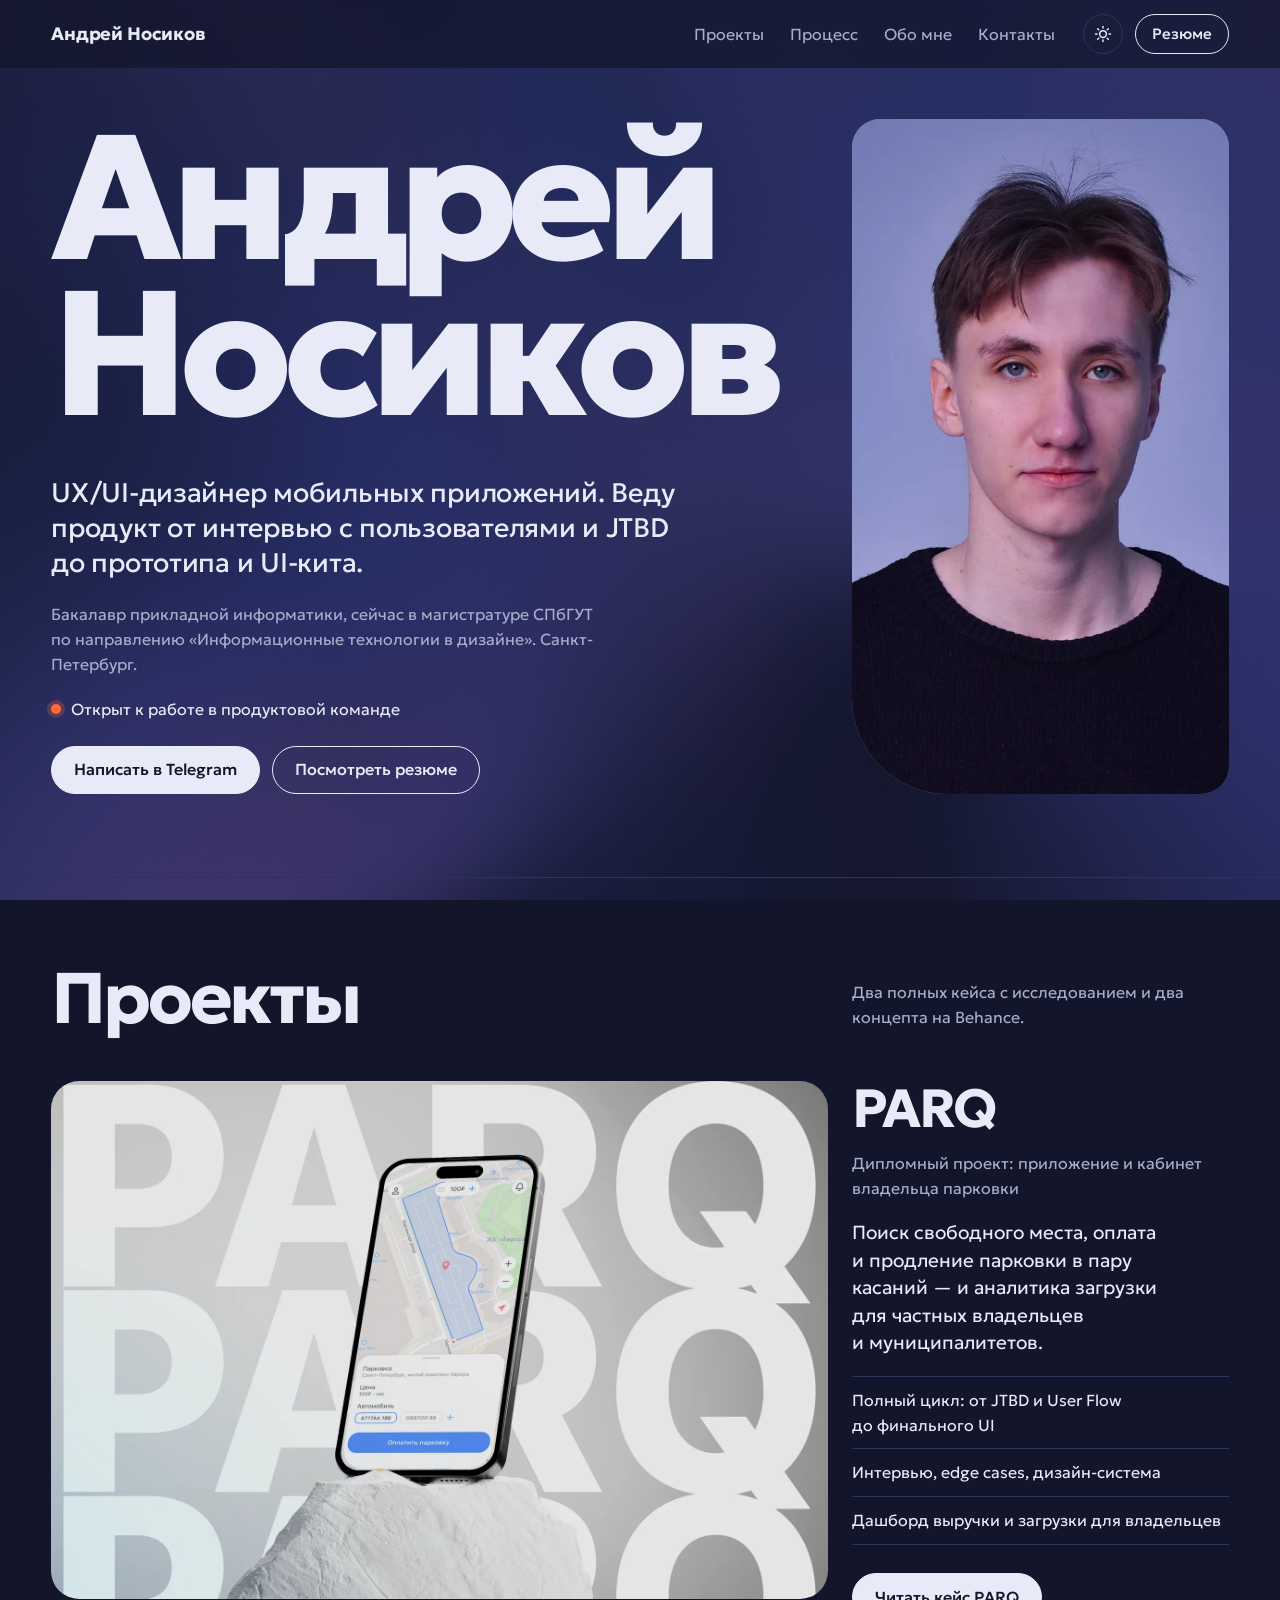
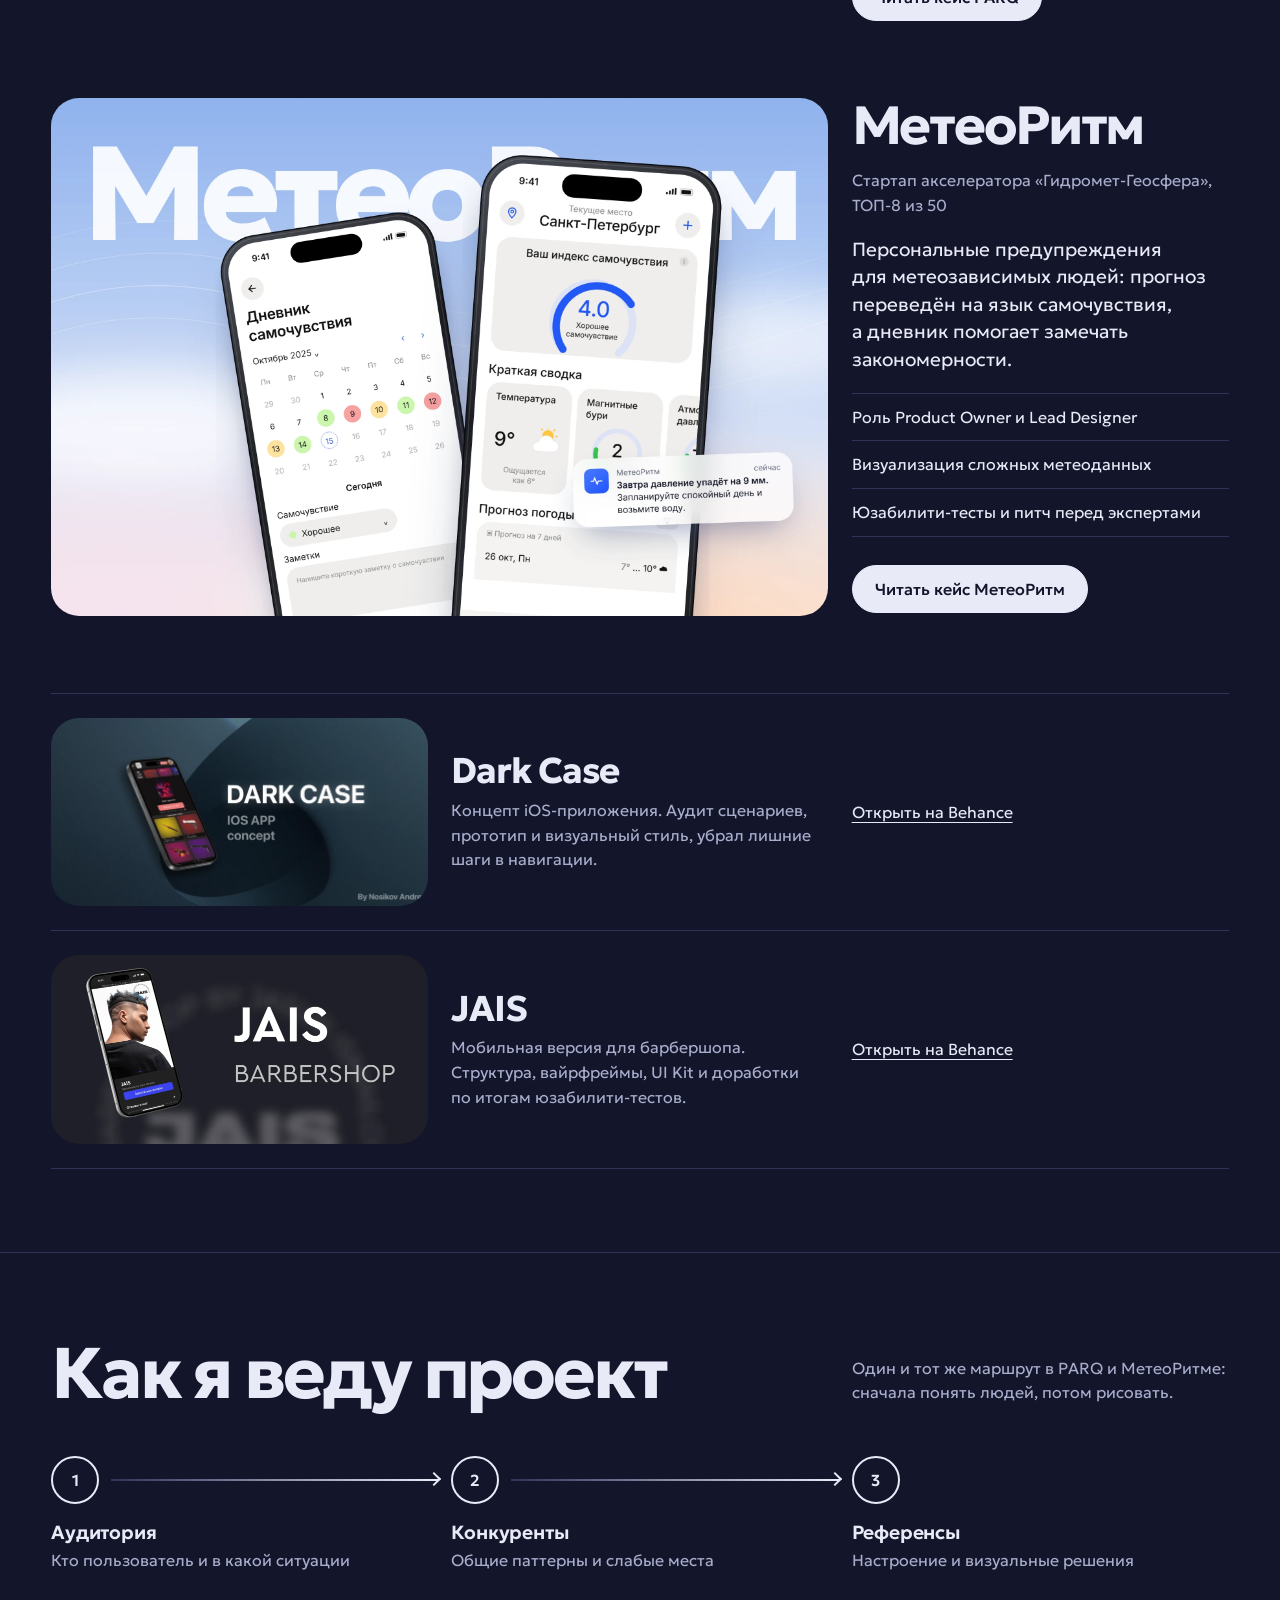
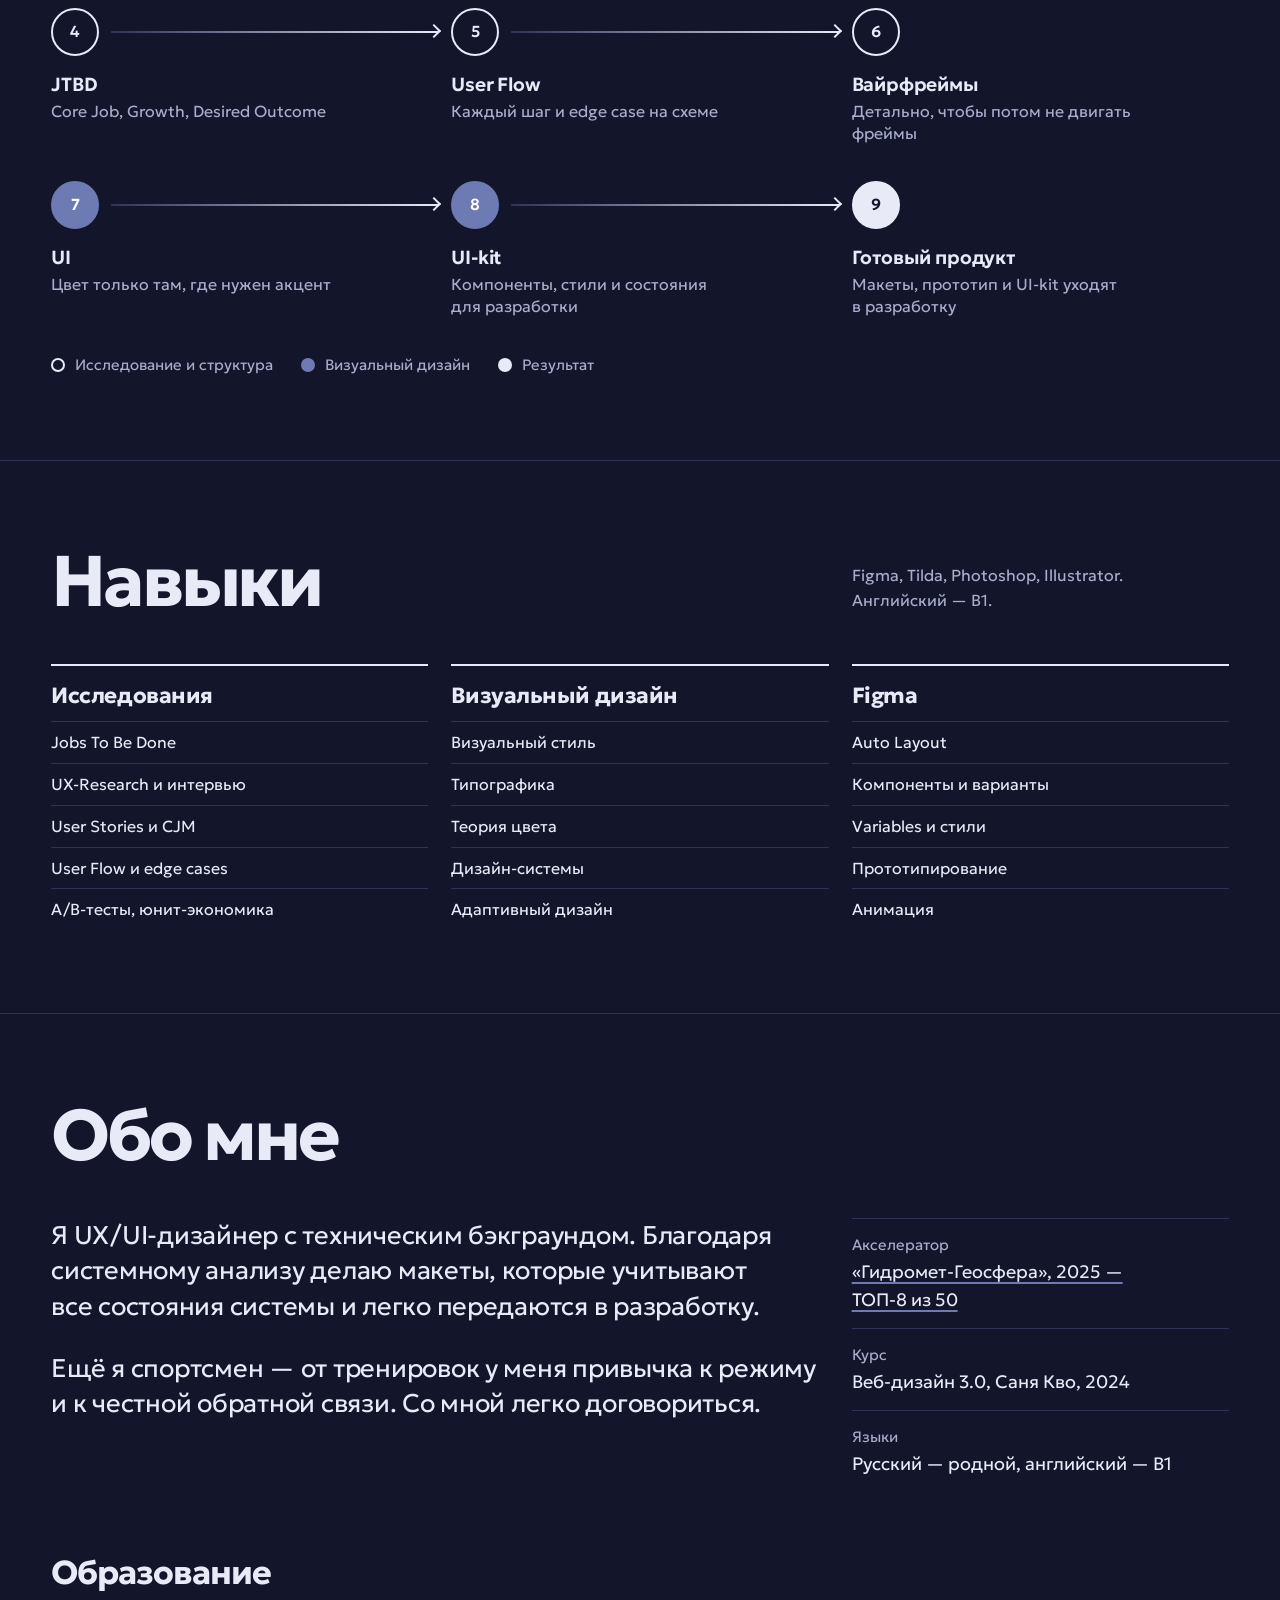
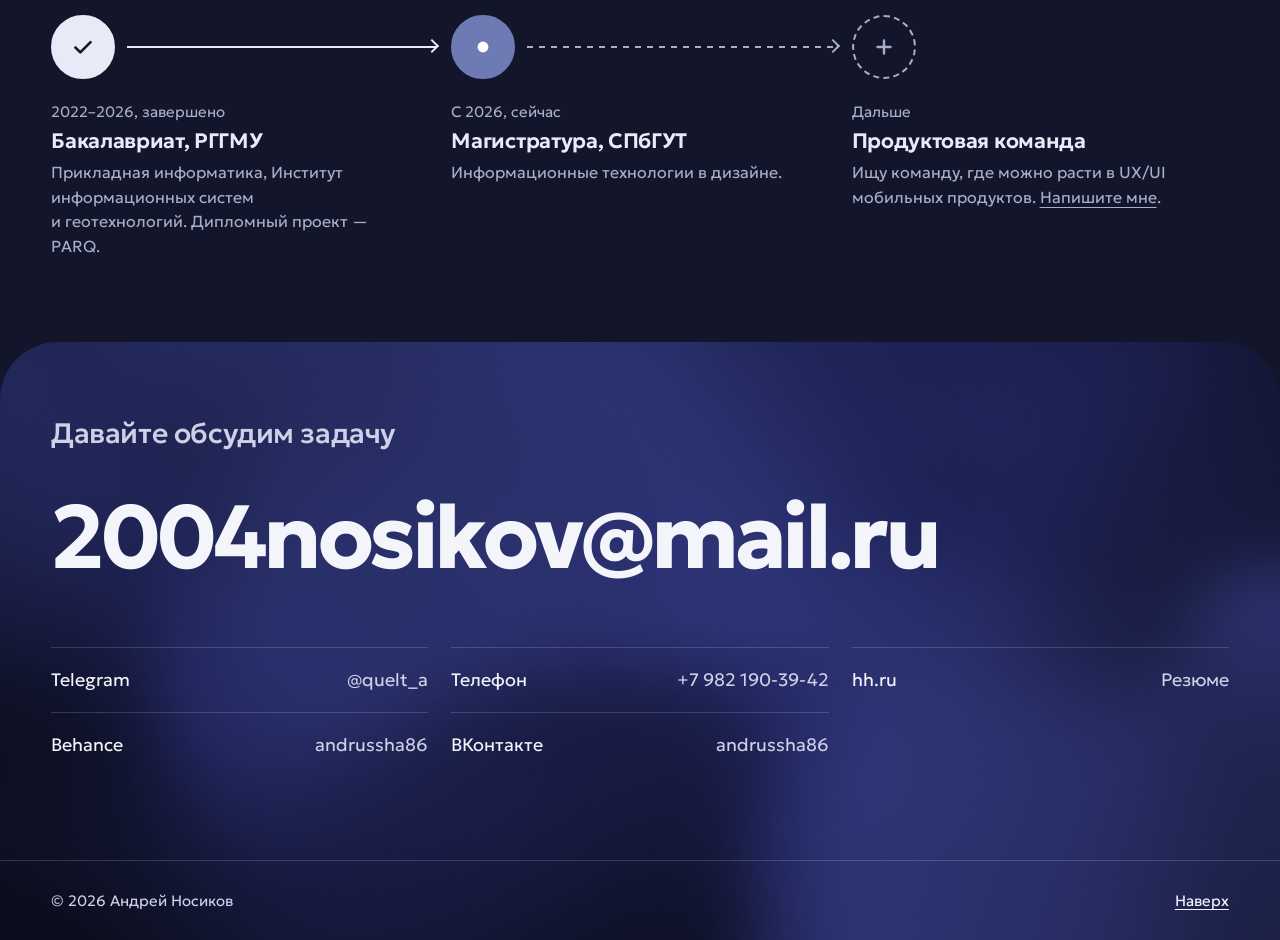
<file: index.html>
<!doctype html>
<html lang="ru">
<head>
<meta charset="utf-8">
<script>try{document.documentElement.dataset.theme=localStorage.getItem("theme")||"dark"}catch(e){document.documentElement.dataset.theme="dark"}</script>
<meta name="viewport" content="width=device-width, initial-scale=1">
<title>Андрей Носиков</title>
<meta name="description" content="Андрей Носиков — UX/UI-дизайнер мобильных приложений. Кейсы PARQ, МетеоРитм, Dark Case, JAIS.">
<link rel="preconnect" href="https://fonts.googleapis.com">
<link rel="preconnect" href="https://fonts.gstatic.com" crossorigin>
<link href="https://fonts.googleapis.com/css2?family=Geologica:wght@300..800&display=swap" rel="stylesheet">
<link rel="stylesheet" href="style.css">
<script src="site.js" defer></script>
<script type="module" src="gradient.js"></script>
<script src="motion.js" defer></script>
</head>
<body>
<div class="sg sg--hero sg--page" data-gradient="hero" aria-hidden="true"></div>
<a class="skip" href="#main">К содержанию</a>

<header class="top">
  <div class="wrap">
    <a class="mark" href="index.html">Андрей Носиков</a>
    <nav class="nav" aria-label="Разделы">
      <a href="#work">Проекты</a>
      <a href="#process">Процесс</a>
      <a href="#about">Обо мне</a>
      <a href="#contact">Контакты</a>
    </nav>
    <button class="theme-toggle" type="button" data-theme-toggle aria-label="Включить светлую тему">
      <svg class="i-sun" viewBox="0 0 24 24" fill="none" stroke="currentColor" stroke-width="2" stroke-linecap="round"><circle cx="12" cy="12" r="4.5"/><path d="M12 2v2M12 20v2M4.9 4.9l1.4 1.4M17.7 17.7l1.4 1.4M2 12h2M20 12h2M4.9 19.1l1.4-1.4M17.7 6.3l1.4-1.4"/></svg>
      <svg class="i-moon" viewBox="0 0 24 24" fill="none" stroke="currentColor" stroke-width="2" stroke-linecap="round" stroke-linejoin="round"><path d="M20 14.5A8 8 0 0 1 9.5 4a8 8 0 1 0 10.5 10.5z"/></svg>
    </button>
    <a class="btn btn--ghost" href="https://drive.google.com/file/d/1KW72V9AqKmUf5U7g_xADl_Whr7oIkT4C/view?usp=sharing" data-open="resume" aria-haspopup="dialog">Резюме</a>
  </div>
</header>

<main id="main">
  <section class="hero" aria-labelledby="name">
    <div class="wrap grid">
      <h1 class="hero__name c-main" id="name"><span>Андрей</span><span>Носиков</span></h1>
      <div class="hero__photo c-side"><img src="img/portrait.webp" width="1100" height="1100" alt="Андрей Носиков, портрет"></div>
      <div class="hero__text c-main">
        <p class="hero__lede">UX/UI-дизайнер мобильных приложений. Веду продукт от интервью с пользователями и JTBD до прототипа и UI-кита.</p>
        <p class="hero__meta">Бакалавр прикладной информатики, сейчас в магистратуре СПбГУТ по направлению «Информационные технологии в дизайне». Санкт-Петербург.</p>
        <p class="status">Открыт к работе в продуктовой команде</p>
        <div class="actions">
          <a class="btn" href="https://t.me/quelt_a" target="_blank" rel="noopener">Написать в Telegram</a>
          <a class="btn btn--ghost" href="https://drive.google.com/file/d/1KW72V9AqKmUf5U7g_xADl_Whr7oIkT4C/view?usp=sharing" data-open="resume" aria-haspopup="dialog">Посмотреть резюме</a>
        </div>
      </div>
    </div>
  </section>

  <section class="section" id="work" aria-labelledby="work-t">
    <div class="wrap">
      <div class="section__head grid">
        <h2 class="section__title c-main" id="work-t">Проекты</h2>
        <p class="section__note c-side">Два полных кейса с исследованием и два концепта на Behance.</p>
      </div>

      <article class="case grid">
        <a class="case__media c-main" href="parq.html" tabindex="-1" aria-hidden="true"><img src="img/cover-parq.webp" width="1680" height="1120" alt="" loading="lazy"></a>
        <div class="case__body c-side">
          <h3 class="case__title">PARQ</h3>
          <p class="case__kind">Дипломный проект: приложение и кабинет владельца парковки</p>
          <p class="case__desc">Поиск свободного места, оплата и продление парковки в пару касаний — и аналитика загрузки для частных владельцев и муниципалитетов.</p>
          <ul class="did">
            <li>Полный цикл: от JTBD и User Flow до финального UI</li>
            <li>Интервью, edge cases, дизайн-система</li>
            <li>Дашборд выручки и загрузки для владельцев</li>
          </ul>
          <a class="btn" href="parq.html">Читать кейс PARQ</a>
        </div>
      </article>

      <article class="case grid">
        <a class="case__media c-main" href="meteoritm.html" tabindex="-1" aria-hidden="true"><img src="img/cover-meteo.webp" width="2400" height="1600" alt="" loading="lazy"></a>
        <div class="case__body c-side">
          <h3 class="case__title">МетеоРитм</h3>
          <p class="case__kind">Стартап акселератора «Гидромет-Геосфера», ТОП-8 из 50</p>
          <p class="case__desc">Персональные предупреждения для метеозависимых людей: прогноз переведён на язык самочувствия, а дневник помогает замечать закономерности.</p>
          <ul class="did">
            <li>Роль Product Owner и Lead Designer</li>
            <li>Визуализация сложных метеоданных</li>
            <li>Юзабилити-тесты и питч перед экспертами</li>
          </ul>
          <a class="btn" href="meteoritm.html">Читать кейс МетеоРитм</a>
        </div>
      </article>

      <div class="minor">
        <a class="minor__item grid" href="https://www.behance.net/gallery/228530009/Dark-case-(ios-app)" target="_blank" rel="noopener">
          <div class="case__media c-label"><img src="img/cover-darkcase.webp" width="1529" height="757" alt="" loading="lazy"></div>
          <div class="c-mid"><h3>Dark Case</h3><p>Концепт iOS-приложения. Аудит сценариев, прототип и визуальный стиль, убрал лишние шаги в навигации.</p></div>
          <span class="minor__go c-side">Открыть на Behance</span>
        </a>
        <a class="minor__item grid" href="https://www.behance.net/gallery/224512513/JAIS-BARBERSHOP" target="_blank" rel="noopener">
          <div class="case__media c-label"><img src="img/cover-jais.webp" width="1536" height="754" alt="" loading="lazy"></div>
          <div class="c-mid"><h3>JAIS</h3><p>Мобильная версия для барбершопа. Структура, вайрфреймы, UI Kit и доработки по итогам юзабилити-тестов.</p></div>
          <span class="minor__go c-side">Открыть на Behance</span>
        </a>
      </div>
    </div>
  </section>

  <section class="section" id="process" aria-labelledby="process-t">
    <div class="wrap">
      <div class="section__head grid">
        <h2 class="section__title c-main" id="process-t">Как я веду проект</h2>
        <p class="section__note c-side">Один и тот же маршрут в PARQ и МетеоРитме: сначала понять людей, потом рисовать.</p>
      </div>
      <ol class="flow thirds">
        <li><b>Аудитория</b><span>Кто пользователь и в какой ситуации</span></li>
        <li><b>Конкуренты</b><span>Общие паттерны и слабые места</span></li>
        <li><b>Референсы</b><span>Настроение и визуальные решения</span></li>
        <li><b>JTBD</b><span>Core Job, Growth, Desired Outcome</span></li>
        <li><b>User Flow</b><span>Каждый шаг и edge case на схеме</span></li>
        <li><b>Вайрфреймы</b><span>Детально, чтобы потом не двигать фреймы</span></li>
        <li class="v"><b>UI</b><span>Цвет только там, где нужен акцент</span></li>
        <li class="v"><b>UI-kit</b><span>Компоненты, стили и состояния для разработки</span></li>
        <li class="r"><b>Готовый продукт</b><span>Макеты, прототип и UI-kit уходят в разработку</span></li>
      </ol>
      <div class="legend" aria-hidden="true"><span><i></i>Исследование и структура</span><span><i class="ui"></i>Визуальный дизайн</span><span><i class="done"></i>Результат</span></div>
    </div>
  </section>

  <section class="section" aria-labelledby="skills-t">
    <div class="wrap">
      <div class="section__head grid">
        <h2 class="section__title c-main" id="skills-t">Навыки</h2>
        <p class="section__note c-side">Figma, Tilda, Photoshop, Illustrator. <span class="nowrap">Английский — B1.</span></p>
      </div>
      <div class="skills thirds">
        <section>
          <h3>Исследования</h3>
          <ul><li>Jobs To Be Done</li><li>UX-Research и интервью</li><li>User Stories и CJM</li><li>User Flow и edge cases</li><li>A/B-тесты, юнит-экономика</li></ul>
        </section>
        <section>
          <h3>Визуальный дизайн</h3>
          <ul><li>Визуальный стиль</li><li>Типографика</li><li>Теория цвета</li><li>Дизайн-системы</li><li>Адаптивный дизайн</li></ul>
        </section>
        <section>
          <h3>Figma</h3>
          <ul><li>Auto Layout</li><li>Компоненты и варианты</li><li>Variables и стили</li><li>Прототипирование</li><li>Анимация</li></ul>
        </section>
      </div>
    </div>
  </section>

  <section class="section" id="about" aria-labelledby="about-t">
    <div class="wrap">
      <div class="section__head grid"><h2 class="section__title c-main" id="about-t">Обо мне</h2></div>
      <div class="about grid">
        <div class="about__text c-main">
          <p>Я UX/UI-дизайнер с техническим бэкграундом. Благодаря системному анализу делаю макеты, которые учитывают все состояния системы и легко передаются в разработку.</p>
          <p>Ещё я спортсмен — от тренировок у меня привычка к режиму и к честной обратной связи. Со мной легко договориться.</p>
        </div>
        <dl class="facts c-side">
          <div><dt>Акселератор</dt><dd><button class="linkish" type="button" data-open="cert" aria-haspopup="dialog">«Гидромет-Геосфера», 2025 — ТОП-8 из 50</button></dd></div>
          <div><dt>Курс</dt><dd>Веб-дизайн 3.0, Саня Кво, 2024</dd></div>
          <div><dt>Языки</dt><dd>Русский — родной, <span class="nowrap">английский — B1</span></dd></div>
        </dl>
      </div>

      <h3 class="edu-title">Образование</h3>
      <ol class="edu thirds">
        <li class="is-done">
          <span class="edu__node" aria-hidden="true"><svg viewBox="0 0 24 24" fill="none" stroke="currentColor" stroke-width="2.4" stroke-linecap="round" stroke-linejoin="round"><path d="M5 12.5l4.5 4.5L19 7.5"/></svg></span>
          <span class="edu__when">2022–2026, завершено</span>
          <h4>Бакалавриат, РГГМУ</h4>
          <p>Прикладная информатика, Институт информационных систем и геотехнологий. Дипломный проект — PARQ.</p>
        </li>
        <li class="is-now">
          <span class="edu__node" aria-hidden="true"><svg viewBox="0 0 24 24" fill="currentColor"><circle cx="12" cy="12" r="5"/></svg></span>
          <span class="edu__when">С 2026, сейчас</span>
          <h4>Магистратура, СПбГУТ</h4>
          <p>Информационные технологии в дизайне.</p>
        </li>
        <li class="is-next">
          <span class="edu__node" aria-hidden="true"><svg viewBox="0 0 24 24" fill="none" stroke="currentColor" stroke-width="2.2" stroke-linecap="round"><path d="M12 6v12M6 12h12"/></svg></span>
          <span class="edu__when">Дальше</span>
          <h4>Продуктовая команда</h4>
          <p>Ищу команду, где можно расти в UX/UI мобильных продуктов. <a href="#contact">Напишите мне</a>.</p>
        </li>
      </ol>
    </div>
  </section>


</main>

<div class="night">
  <div class="sg sg--night" data-gradient="night" aria-hidden="true"></div>
  <section class="section contact" id="contact" aria-labelledby="contact-t">
    <div class="wrap">
      <div class="section__head grid"><h2 class="section__title c-main" id="contact-t">Давайте обсудим задачу</h2></div>
      <a class="contact__mail" href="mailto:2004nosikov@mail.ru">2004nosikov@mail.ru</a>
      <ul class="links thirds">
        <li><a href="https://t.me/quelt_a" target="_blank" rel="noopener">Telegram <span>@quelt_a</span></a></li>
        <li><a href="tel:+79821903942">Телефон <span>+7 982 190-39-42</span></a></li>
        <li><a href="https://spb.hh.ru/resume/1ca2acc7ff0b48c5d80039ed1f594c43616c6b" target="_blank" rel="noopener">hh.ru <span>Резюме</span></a></li>
        <li><a href="https://www.behance.net/andrussha86" target="_blank" rel="noopener">Behance <span>andrussha86</span></a></li>
        <li><a href="https://vk.com/andrussha86" target="_blank" rel="noopener">ВКонтакте <span>andrussha86</span></a></li>
      </ul>
    </div>
  </section>
  <footer class="foot">
  <div class="wrap"><span>© 2026 Андрей Носиков</span><a href="#main">Наверх</a></div>
</footer>
</div>

<!-- Резюме -->
<dialog class="modal" id="resume" aria-labelledby="resume-t">
  <div class="modal__bar">
    <h2 id="resume-t">Резюме</h2>
    <a class="btn btn--ghost" href="https://drive.google.com/file/d/1KW72V9AqKmUf5U7g_xADl_Whr7oIkT4C/view?usp=sharing" target="_blank" rel="noopener">Скачать PDF</a>
    <a class="btn btn--ghost" href="https://spb.hh.ru/resume/1ca2acc7ff0b48c5d80039ed1f594c43616c6b" target="_blank" rel="noopener">Открыть на hh.ru</a>
    <button class="close" type="button" data-close aria-label="Закрыть резюме"><svg viewBox="0 0 16 16" fill="none" stroke="currentColor" stroke-width="2" stroke-linecap="round"><path d="M3 3l10 10M13 3L3 13"/></svg></button>
  </div>
  <div class="modal__body">
    <div class="cv grid">
      <div class="cv__head c-full">
        <img src="img/portrait.webp" width="96" height="96" alt="">
        <div><h3>Носиков Андрей Алексеевич</h3><p>UX/UI Designer, Санкт-Петербург</p></div>
      </div>

      <aside class="cv__side c-label">
        <h4>Контакты</h4>
        <ul>
          <li><a href="mailto:2004nosikov@mail.ru">2004nosikov@mail.ru</a></li>
          <li><a href="tel:+79821903942">+7 982 190-39-42</a></li>
          <li><a href="https://t.me/quelt_a" target="_blank" rel="noopener">Telegram @quelt_a</a></li>
        </ul>
        <h4>Программы</h4>
        <ul class="chips"><li>Figma</li><li>Tilda</li><li>Photoshop</li><li>Illustrator</li></ul>
        <h4>Пользовательский опыт</h4>
        <ul class="chips"><li>CJM</li><li>User Story</li><li>Wireframing</li><li>Prototyping</li><li>A/B testing</li><li>JTBD</li><li>User Flow</li><li>UX-Research</li><li>Unit-economics</li><li>Edge Cases</li></ul>
        <h4>Интерфейсы</h4>
        <ul class="chips"><li>Auto Layout</li><li>Design Systems</li><li>Components</li><li>UI Kit</li><li>Styles</li><li>Variables</li><li>State Design</li></ul>
        <h4>Языки</h4>
        <ul><li>Русский — родной</li><li class="nowrap">Английский — B1</li></ul>
      </aside>

      <div class="c-body">
        <h4>Опыт</h4>
        <article class="job">
          <div class="job__head"><h5>HealthTech-стартап и инфраструктурные проекты</h5><span>июнь — декабрь 2025</span></div>
          <p>UX/UI Designer</p>

          <h6><a href="parq.html">PARQ</a> — поиск и оплата парковок (B2C/B2B)</h6>
          <p>Сервис на стыке финтеха и городской инфраструктуры. Дипломный проект по специальности «Прикладная информатика».</p>
          <ul>
            <li>Полный цикл: глубинные интервью, JTBD, User Stories для водителей и владельцев парковок.</li>
            <li>User Flow с edge cases — ошибки оплаты, переполненная парковка — без тупиковых путей.</li>
            <li>Интерфейс ML-прогноза занятости: пользователь выбирает парковку заранее.</li>
            <li>B2B-дашборд с визуализацией выручки и загрузки.</li>
            <li>UI Kit в Figma на Components, Auto Layout и стилях — точная передача в разработку.</li>
          </ul>

          <h6><a href="meteoritm.html">МетеоРитм</a> — прогноз погоды для метеозависимых</h6>
          <p>Продуктовая команда акселератора. Проект вошёл в ТОП-8 из 50 стартапов.</p>
          <ul>
            <li>Роль Product Owner и Lead Designer: бэклог, приоритеты, защита решений перед экспертами.</li>
            <li>Система мониторинга давления, УФ-индекса и магнитных бурь с персональными рекомендациями.</li>
            <li>Информационная архитектура для ежедневного использования, серия юзабилити-тестов.</li>
            <li>Учёл ограничения API метеослужб и фронтенд-разработки (HTML/CSS).</li>
          </ul>
        </article>

        <article class="job">
          <div class="job__head"><h5>Образование</h5></div>
          <h6>Магистратура, СПбГУТ — с 2026</h6>
          <p>Информационные технологии в дизайне</p>
          <h6>Бакалавриат, РГГМУ — 2022–2026</h6>
          <p>Прикладная информатика, Институт информационных систем и геотехнологий</p>
          <h6>Курс «Веб-дизайн 3.0», Саня Кво — 2024</h6>
        </article>
      </div>
    </div>
  </div>
</dialog>

<!-- Сертификат акселератора -->
<dialog class="modal modal--img" id="cert" aria-labelledby="cert-t">
  <div class="modal__bar">
    <h2 id="cert-t">Сертификат акселератора</h2>
    <button class="close" type="button" data-close aria-label="Закрыть сертификат"><svg viewBox="0 0 16 16" fill="none" stroke="currentColor" stroke-width="2" stroke-linecap="round"><path d="M3 3l10 10M13 3L3 13"/></svg></button>
  </div>
  <div class="modal__body">
    <img src="img/mr-cert.webp" width="1229" height="867" alt="Сертификат участника акселерационной программы «Гидромет-Геосфера» на имя Носикова Андрея Алексеевича" loading="lazy">
    <p>Команда ГМ-7 защитила проект <a href="meteoritm.html">МетеоРитм</a> и вошла в ТОП-8 из 50 стартапов.</p>
  </div>
</dialog>
</body>
</html>
</file>
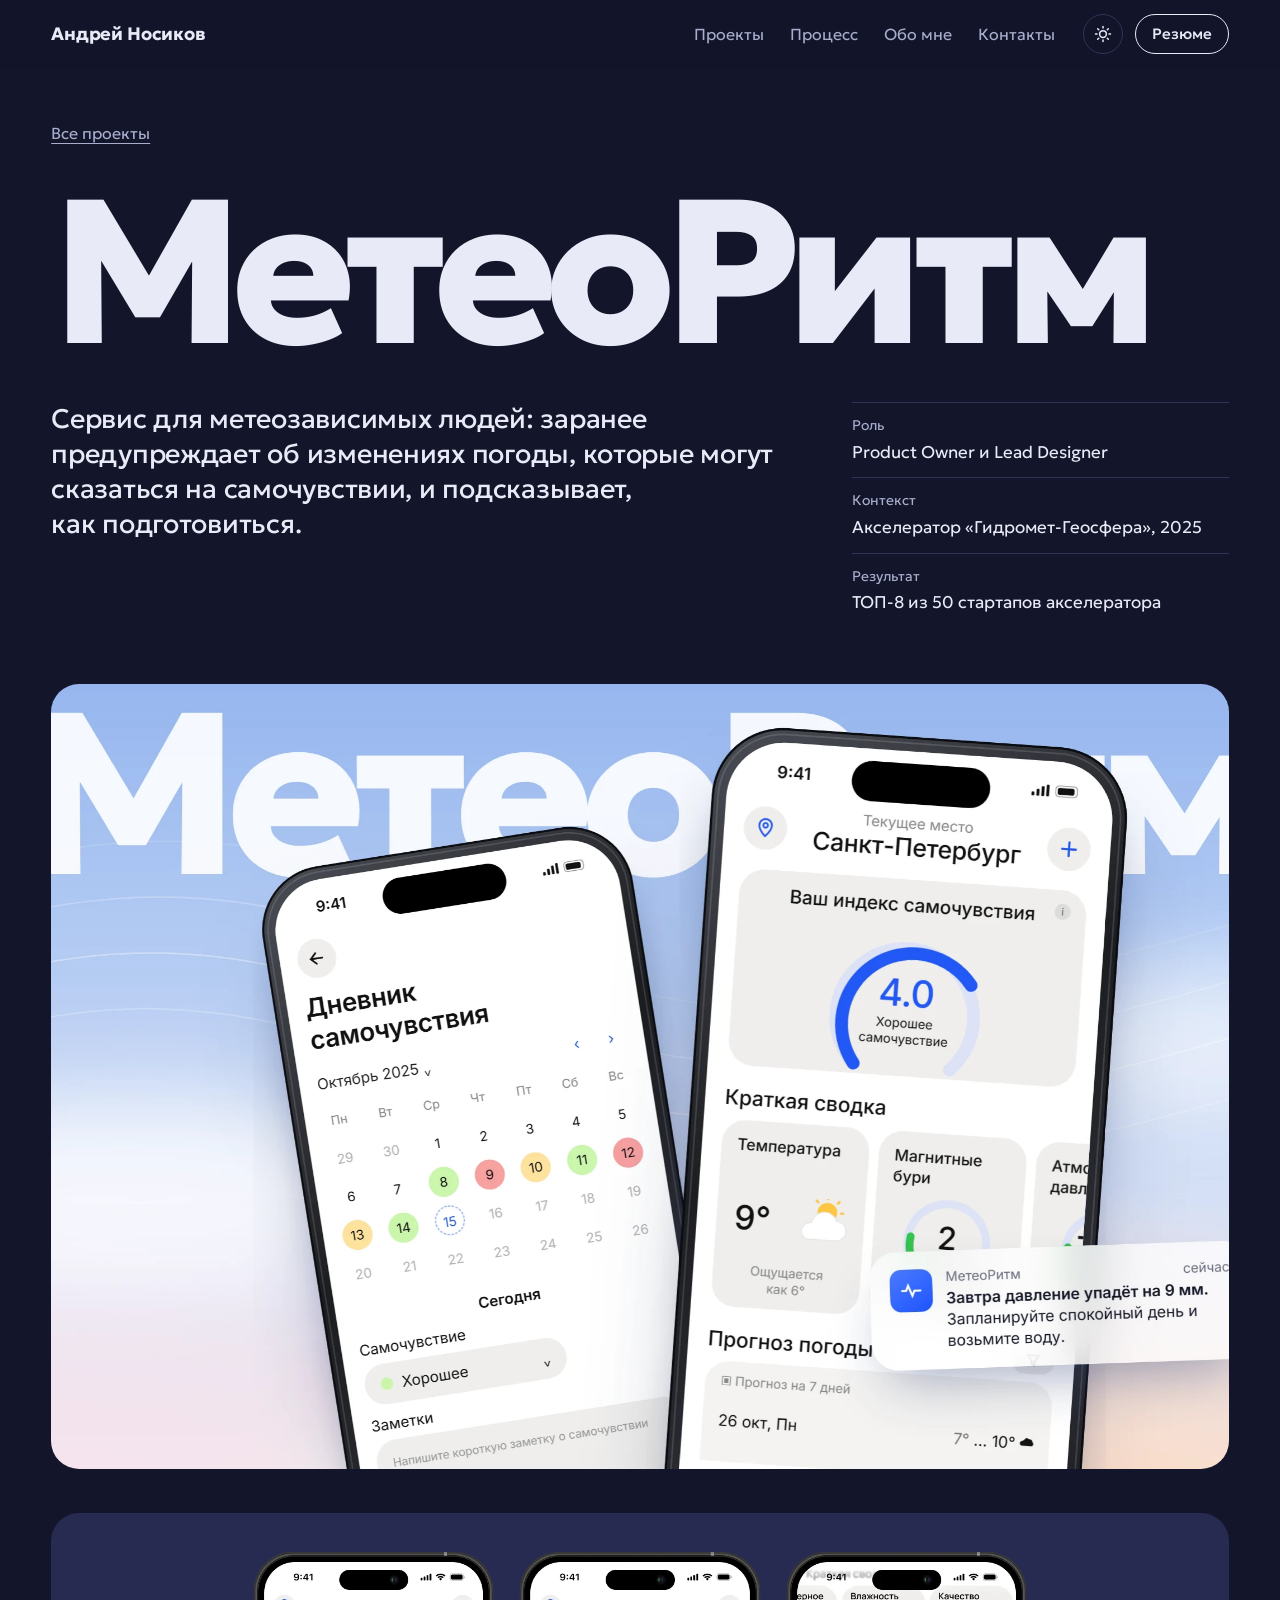
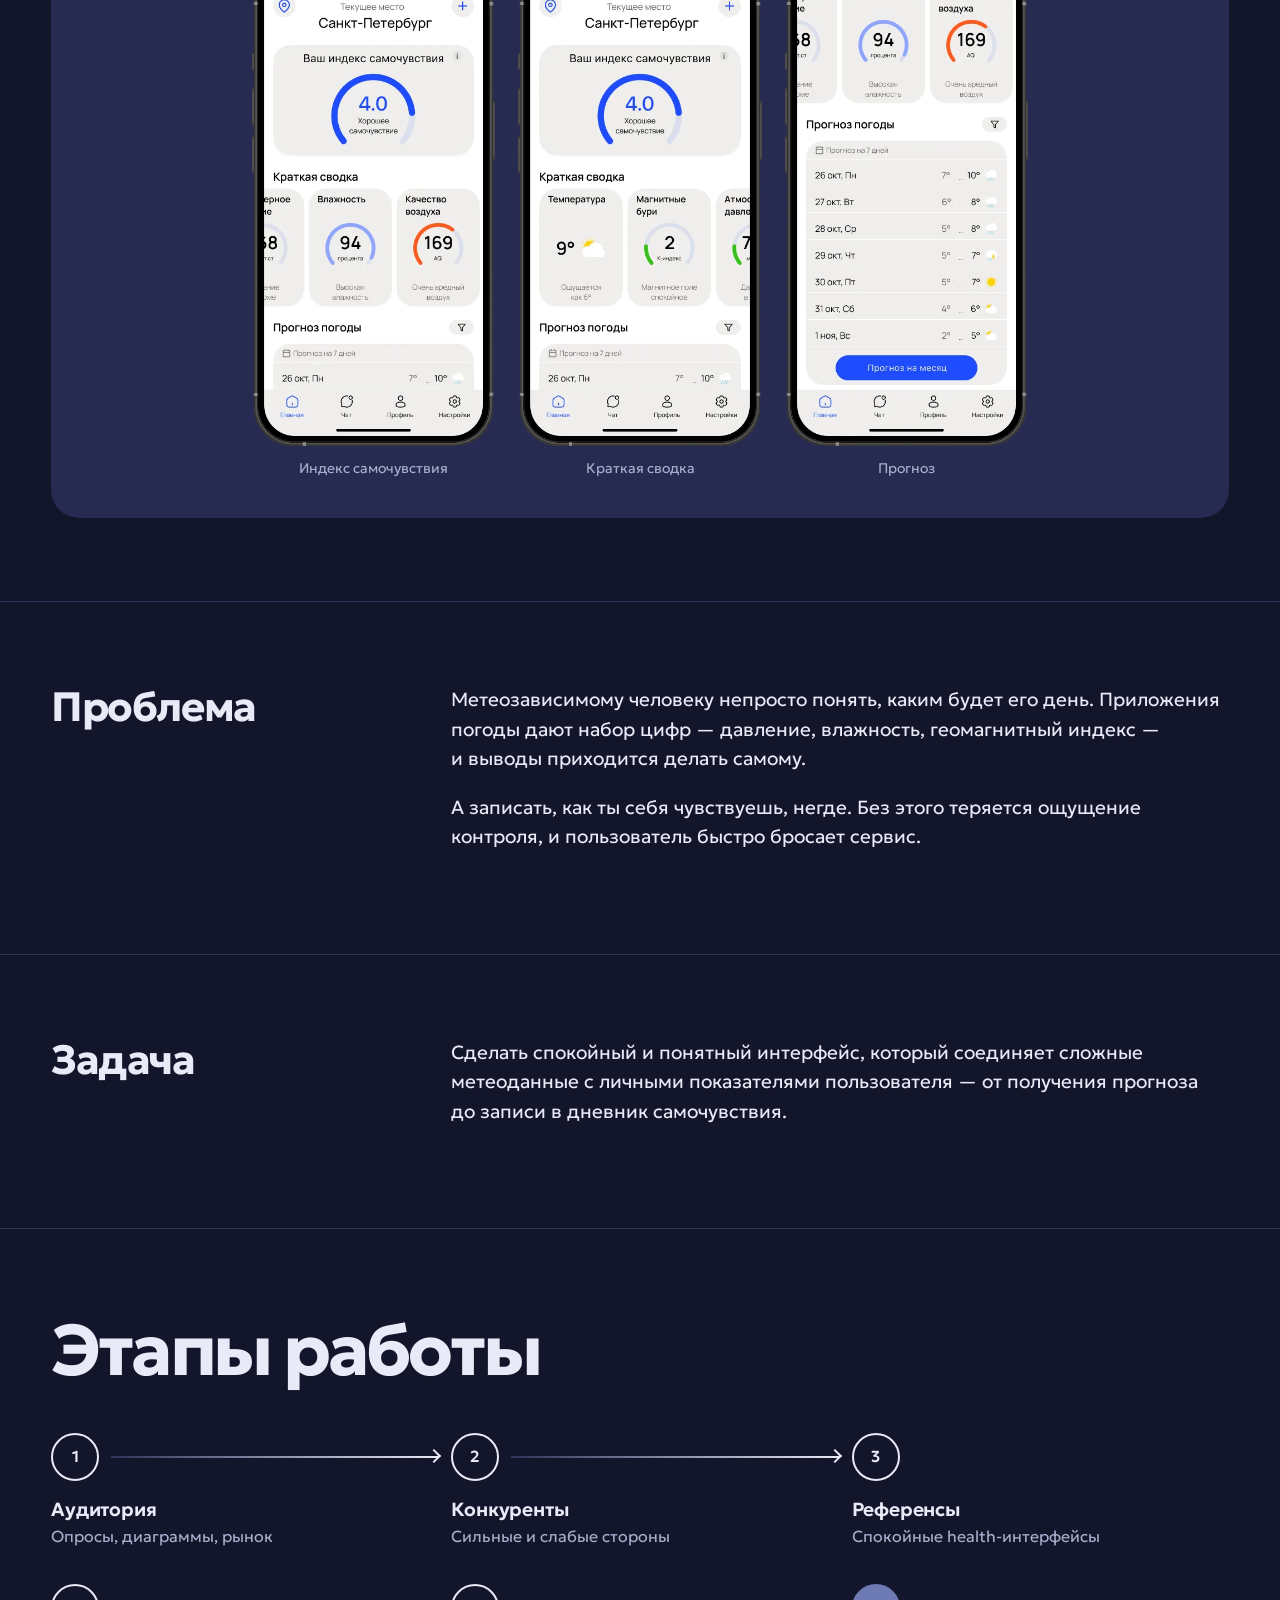
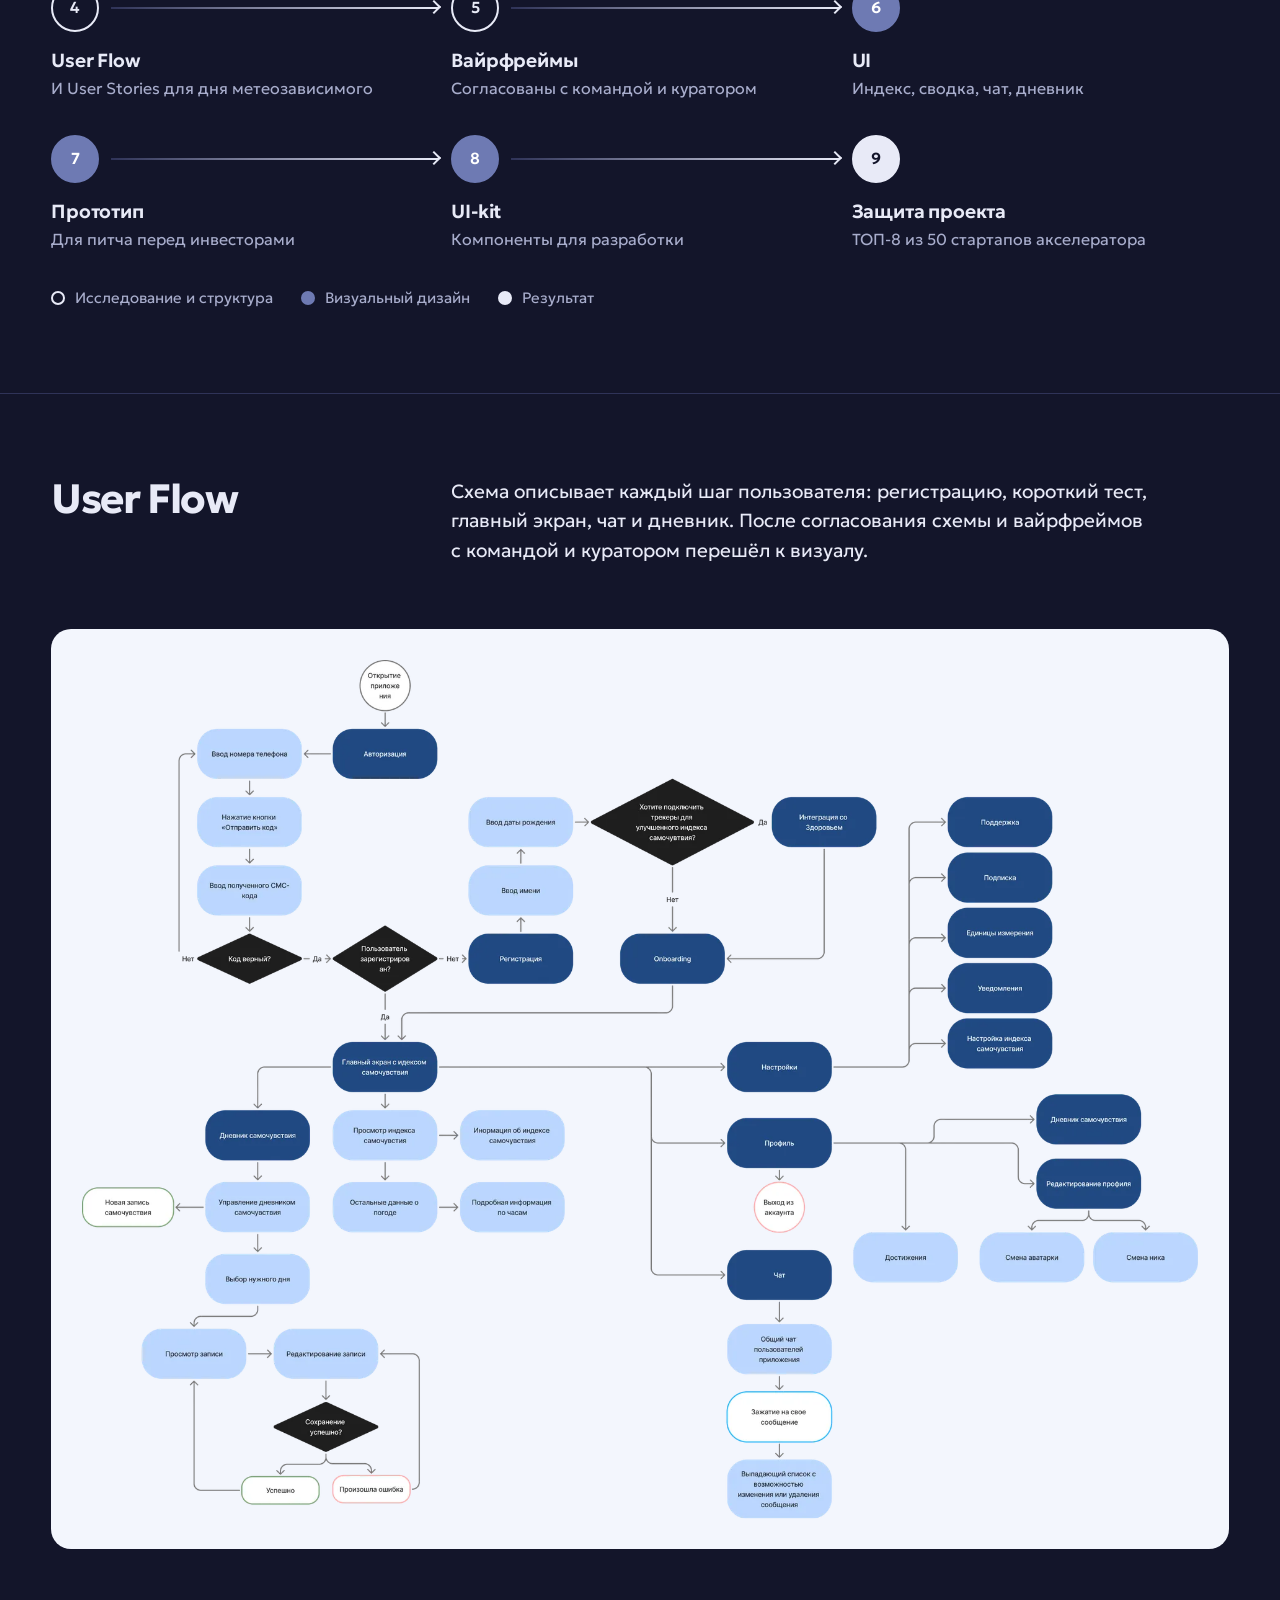
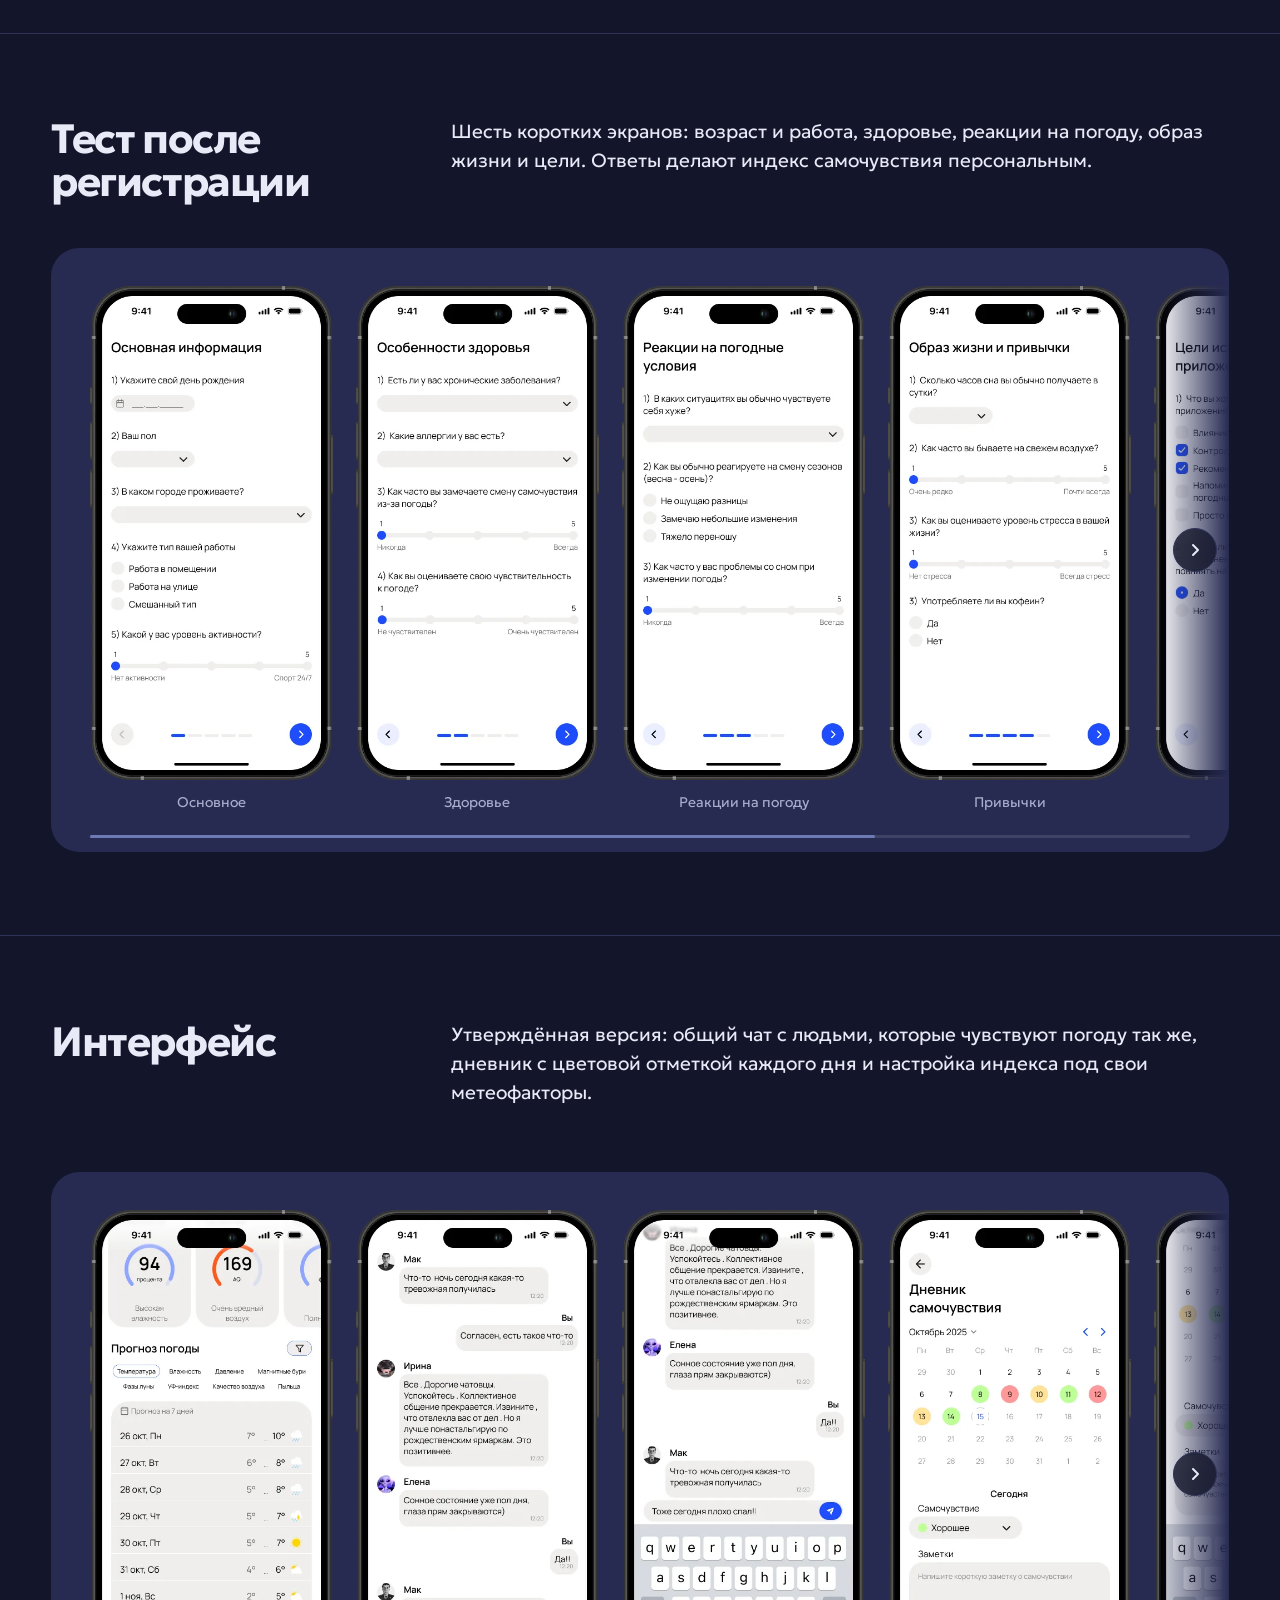
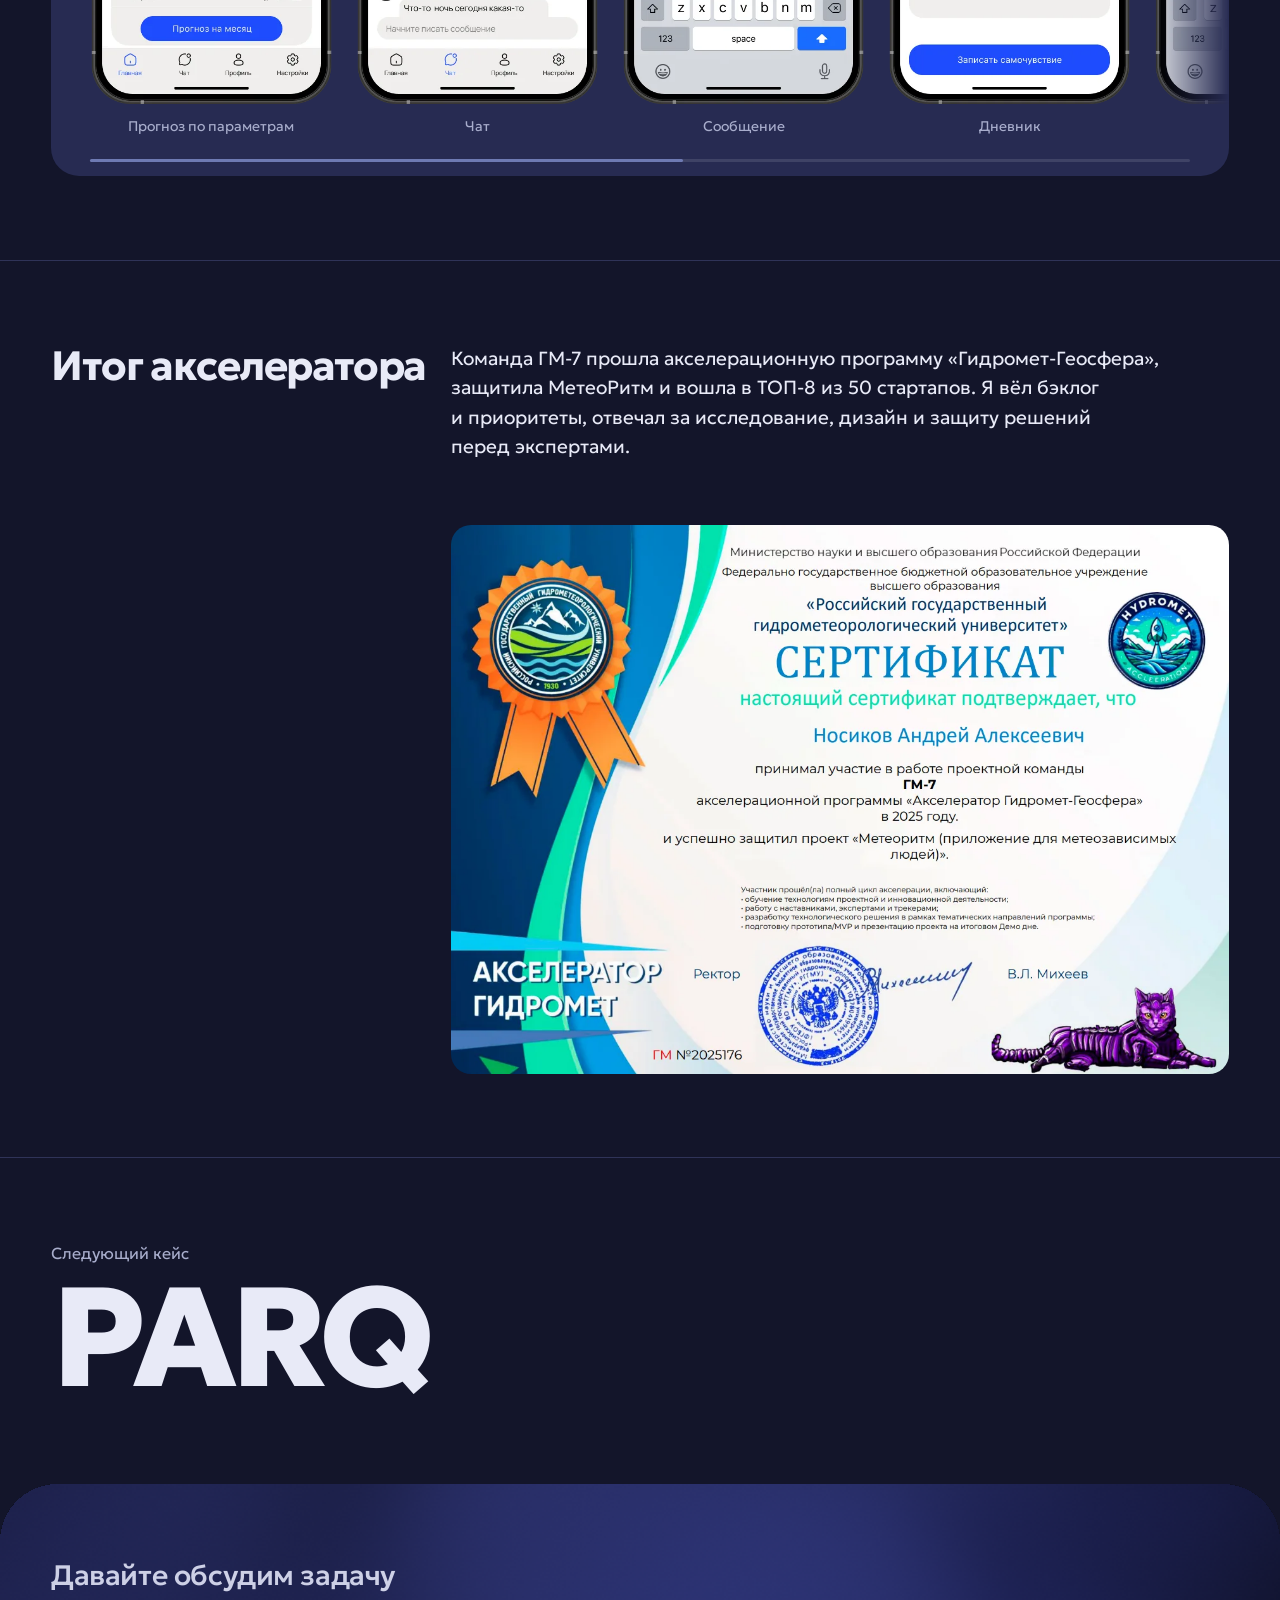
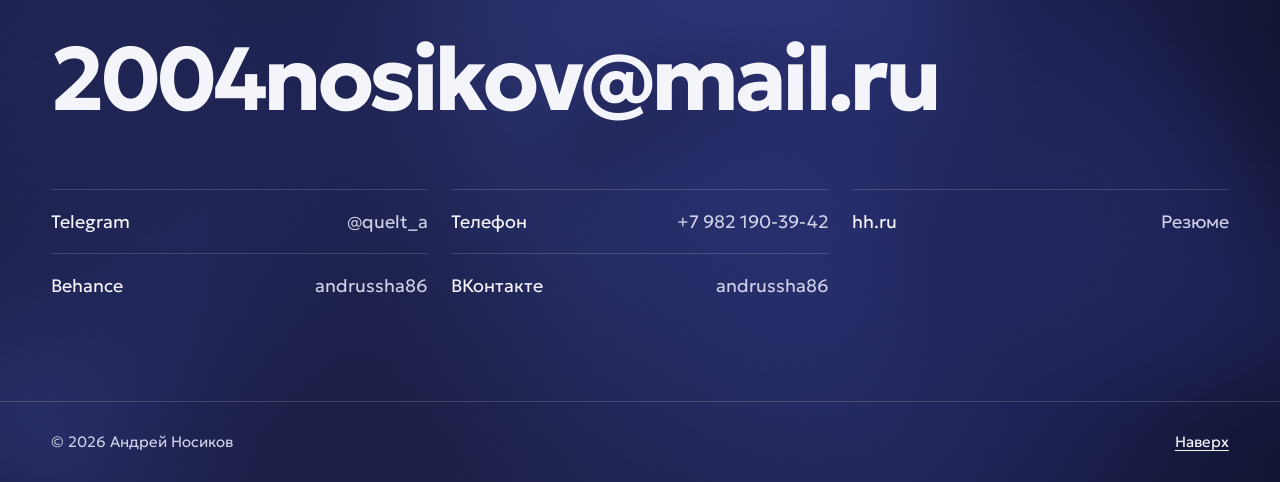
<file: meteoritm.html>
<!doctype html>
<html lang="ru">
<head>
<meta charset="utf-8">
<script>try{document.documentElement.dataset.theme=localStorage.getItem("theme")||"dark"}catch(e){document.documentElement.dataset.theme="dark"}</script>
<meta name="viewport" content="width=device-width, initial-scale=1">
<title>МетеоРитм — кейс</title>
<meta name="description" content="МетеоРитм: персональные предупреждения о погоде для метеозависимых людей. Кейс Андрея Носикова.">
<link rel="preconnect" href="https://fonts.googleapis.com">
<link rel="preconnect" href="https://fonts.gstatic.com" crossorigin>
<link href="https://fonts.googleapis.com/css2?family=Geologica:wght@300..800&display=swap" rel="stylesheet">
<link rel="stylesheet" href="style.css">
<script src="site.js" defer></script>
<script type="module" src="gradient.js"></script>
<script src="motion.js" defer></script>
</head>
<body>
<a class="skip" href="#main">К содержанию</a>

<header class="top">
  <div class="wrap">
    <a class="mark" href="index.html">Андрей Носиков</a>
    <nav class="nav" aria-label="Разделы">
      <a href="index.html#work">Проекты</a>
      <a href="index.html#process">Процесс</a>
      <a href="index.html#about">Обо мне</a>
      <a href="#contact">Контакты</a>
    </nav>
    <button class="theme-toggle" type="button" data-theme-toggle aria-label="Включить светлую тему">
      <svg class="i-sun" viewBox="0 0 24 24" fill="none" stroke="currentColor" stroke-width="2" stroke-linecap="round"><circle cx="12" cy="12" r="4.5"/><path d="M12 2v2M12 20v2M4.9 4.9l1.4 1.4M17.7 17.7l1.4 1.4M2 12h2M20 12h2M4.9 19.1l1.4-1.4M17.7 6.3l1.4-1.4"/></svg>
      <svg class="i-moon" viewBox="0 0 24 24" fill="none" stroke="currentColor" stroke-width="2" stroke-linecap="round" stroke-linejoin="round"><path d="M20 14.5A8 8 0 0 1 9.5 4a8 8 0 1 0 10.5 10.5z"/></svg>
    </button>
    <a class="btn btn--ghost" href="index.html#resume">Резюме</a>
  </div>
</header>

<main id="main" data-zoom>
  <section class="cs-hero wrap">
    <a class="back" href="index.html#work">Все проекты</a>
    <h1 class="cs-title" style="--em: 5.5">МетеоРитм</h1>
    <div class="cs-intro grid">
      <p class="cs-intro__lede c-main">Сервис для метеозависимых людей: заранее предупреждает об изменениях погоды, которые могут сказаться на самочувствии, и подсказывает, как подготовиться.</p>
      <dl class="facts c-side">
        <div><dt>Роль</dt><dd>Product Owner и Lead Designer</dd></div>
        <div><dt>Контекст</dt><dd>Акселератор «Гидромет-Геосфера», 2025</dd></div>
        <div><dt>Результат</dt><dd>ТОП-8 из 50 стартапов акселератора</dd></div>
      </dl>
    </div>
  </section>

  <div class="wrap"><figure class="cover"><img src="img/cover-meteo.webp" width="2400" height="1600" alt="Главный экран и дневник самочувствия МетеоРитма на двух iPhone"></figure></div>

  <div class="wrap cs-lead"><div class="stage"><div class="screens" role="region" aria-label="Главный экран МетеоРитма" tabindex="0">
    <figure><img src="img/mr-s1.webp" width="437" height="888" alt="Индекс самочувствия и краткая сводка" loading="lazy"><figcaption>Индекс самочувствия</figcaption></figure>
    <figure><img src="img/mr-s2.webp" width="437" height="888" alt="Сводка: температура и магнитные бури" loading="lazy"><figcaption>Краткая сводка</figcaption></figure>
    <figure><img src="img/mr-s3.webp" width="437" height="888" alt="Прогноз погоды на неделю" loading="lazy"><figcaption>Прогноз</figcaption></figure>
  </div></div></div>

  <section class="cs-block wrap">
    <div class="cs-cols grid">
      <h2 class="c-label">Проблема</h2>
      <div class="cs-text c-body">
        <p>Метеозависимому человеку непросто понять, каким будет его день. Приложения погоды дают набор цифр — давление, влажность, геомагнитный индекс — и выводы приходится делать самому.</p>
        <p>А записать, как ты себя чувствуешь, негде. Без этого теряется ощущение контроля, и пользователь быстро бросает сервис.</p>
      </div>
    </div>
  </section>

  <section class="cs-block wrap">
    <div class="cs-cols grid">
      <h2 class="c-label">Задача</h2>
      <div class="cs-text c-body">
        <p>Сделать спокойный и понятный интерфейс, который соединяет сложные метеоданные с личными показателями пользователя — от получения прогноза до записи в дневник самочувствия.</p>
      </div>
    </div>
  </section>

  <section class="cs-block wrap" aria-labelledby="st">
    <div class="section__head grid"><h2 class="section__title c-main" id="st">Этапы работы</h2></div>
    <ol class="flow thirds">
      <li><b>Аудитория</b><span>Опросы, диаграммы, рынок</span></li>
      <li><b>Конкуренты</b><span>Сильные и слабые стороны</span></li>
      <li><b>Референсы</b><span>Спокойные health-интерфейсы</span></li>
      <li><b>User Flow</b><span>И User Stories для дня метеозависимого</span></li>
      <li><b>Вайрфреймы</b><span>Согласованы с командой и куратором</span></li>
      <li class="v"><b>UI</b><span>Индекс, сводка, чат, дневник</span></li>
      <li class="v"><b>Прототип</b><span>Для питча перед инвесторами</span></li>
      <li class="v"><b>UI-kit</b><span>Компоненты для разработки</span></li>
      <li class="r"><b>Защита проекта</b><span>ТОП-8 из 50 стартапов акселератора</span></li>
    </ol>
    <div class="legend" aria-hidden="true"><span><i></i>Исследование и структура</span><span><i class="ui"></i>Визуальный дизайн</span><span><i class="done"></i>Результат</span></div>
  </section>

  <section class="cs-block wrap">
    <div class="cs-cols grid">
      <h2 class="c-label">User Flow</h2>
      <div class="cs-text c-body"><p>Схема описывает каждый шаг пользователя: регистрацию, короткий тест, главный экран, чат и дневник. После согласования схемы и вайрфреймов с командой и куратором перешёл к визуалу.</p></div>
    </div>
    <figure class="fig fig--sheet fig--pad"><img src="img/mr-flow.webp" width="1800" height="1385" alt="User Flow МетеоРитма" loading="lazy"></figure>
  </section>

  <section class="cs-block">
    <div class="wrap cs-cols grid">
      <h2 class="c-label">Тест после регистрации</h2>
      <div class="cs-text c-body"><p>Шесть коротких экранов: возраст и работа, здоровье, реакции на погоду, образ жизни и цели. Ответы делают индекс самочувствия персональным.</p></div>
    </div>
    <div class="wrap"><div class="stage"><div class="screens" role="region" aria-label="Экраны теста" tabindex="0">
      <figure><img src="img/mr-ob1.webp" width="437" height="888" alt="Тест: основная информация" loading="lazy"><figcaption>Основное</figcaption></figure>
      <figure><img src="img/mr-ob2.webp" width="437" height="888" alt="Тест: особенности здоровья" loading="lazy"><figcaption>Здоровье</figcaption></figure>
      <figure><img src="img/mr-ob3.webp" width="437" height="888" alt="Тест: реакции на погодные условия" loading="lazy"><figcaption>Реакции на погоду</figcaption></figure>
      <figure><img src="img/mr-ob4.webp" width="437" height="888" alt="Тест: образ жизни и привычки" loading="lazy"><figcaption>Привычки</figcaption></figure>
      <figure><img src="img/mr-ob5.webp" width="437" height="888" alt="Тест: цели использования" loading="lazy"><figcaption>Цели</figcaption></figure>
      <figure><img src="img/mr-ob6.webp" width="437" height="888" alt="Тест пройден" loading="lazy"><figcaption>Готово</figcaption></figure>
    </div></div></div>
  </section>

  <section class="cs-block">
    <div class="wrap cs-cols grid">
      <h2 class="c-label">Интерфейс</h2>
      <div class="cs-text c-body"><p>Утверждённая версия: общий чат с людьми, которые чувствуют погоду так же, дневник с цветовой отметкой каждого дня и настройка индекса под свои метеофакторы.</p></div>
    </div>
    <div class="wrap"><div class="stage"><div class="screens" role="region" aria-label="Экраны МетеоРитма" tabindex="0">
      <figure><img src="img/mr-u7.webp" width="437" height="888" alt="Прогноз по параметрам" loading="lazy"><figcaption>Прогноз по параметрам</figcaption></figure>
      <figure><img src="img/mr-u1.webp" width="437" height="888" alt="Общий чат" loading="lazy"><figcaption>Чат</figcaption></figure>
      <figure><img src="img/mr-u2.webp" width="437" height="888" alt="Ввод сообщения в чате" loading="lazy"><figcaption>Сообщение</figcaption></figure>
      <figure><img src="img/mr-u5.webp" width="437" height="888" alt="Дневник самочувствия" loading="lazy"><figcaption>Дневник</figcaption></figure>
      <figure><img src="img/mr-u4.webp" width="437" height="888" alt="Запись в дневник" loading="lazy"><figcaption>Запись</figcaption></figure>
      <figure><img src="img/mr-u8.webp" width="437" height="888" alt="Профиль с дневником и достижениями" loading="lazy"><figcaption>Профиль</figcaption></figure>
      <figure><img src="img/mr-u6.webp" width="437" height="888" alt="Настройки уведомлений" loading="lazy"><figcaption>Настройки</figcaption></figure>
      <figure><img src="img/mr-u3.webp" width="437" height="888" alt="Выбор метеофакторов для индекса" loading="lazy"><figcaption>Метеофакторы</figcaption></figure>
    </div></div></div>
  </section>

  <section class="cs-block wrap">
    <div class="cs-cols grid">
      <h2 class="c-label">Итог акселератора</h2>
      <div class="cs-text c-body"><p>Команда ГМ-7 прошла акселерационную программу «Гидромет-Геосфера», защитила МетеоРитм и вошла в ТОП-8 из 50 стартапов. Я вёл бэклог и приоритеты, отвечал за исследование, дизайн и защиту решений перед экспертами.</p></div>
    </div>
    <div class="grid"><figure class="fig c-body"><img src="img/mr-cert.webp" width="1229" height="867" alt="Сертификат участника акселератора «Гидромет-Геосфера» на имя Носикова Андрея Алексеевича" loading="lazy"></figure></div>
  </section>

  <a class="next wrap" href="parq.html"><small>Следующий кейс</small><strong>PARQ</strong></a>
</main>

<div class="night">
  <div class="sg sg--night" data-gradient="night" aria-hidden="true"></div>
  <section class="section contact" id="contact" aria-labelledby="contact-t">
    <div class="wrap">
      <div class="section__head grid"><h2 class="section__title c-main" id="contact-t">Давайте обсудим задачу</h2></div>
      <a class="contact__mail" href="mailto:2004nosikov@mail.ru">2004nosikov@mail.ru</a>
      <ul class="links thirds">
        <li><a href="https://t.me/quelt_a" target="_blank" rel="noopener">Telegram <span>@quelt_a</span></a></li>
        <li><a href="tel:+79821903942">Телефон <span>+7 982 190-39-42</span></a></li>
        <li><a href="https://spb.hh.ru/resume/1ca2acc7ff0b48c5d80039ed1f594c43616c6b" target="_blank" rel="noopener">hh.ru <span>Резюме</span></a></li>
        <li><a href="https://www.behance.net/andrussha86" target="_blank" rel="noopener">Behance <span>andrussha86</span></a></li>
        <li><a href="https://vk.com/andrussha86" target="_blank" rel="noopener">ВКонтакте <span>andrussha86</span></a></li>
      </ul>
    </div>
  </section>
  <footer class="foot">
  <div class="wrap"><span>© 2026 Андрей Носиков</span><a href="#main">Наверх</a></div>
</footer>
</div>
</body>
</html>
</file>
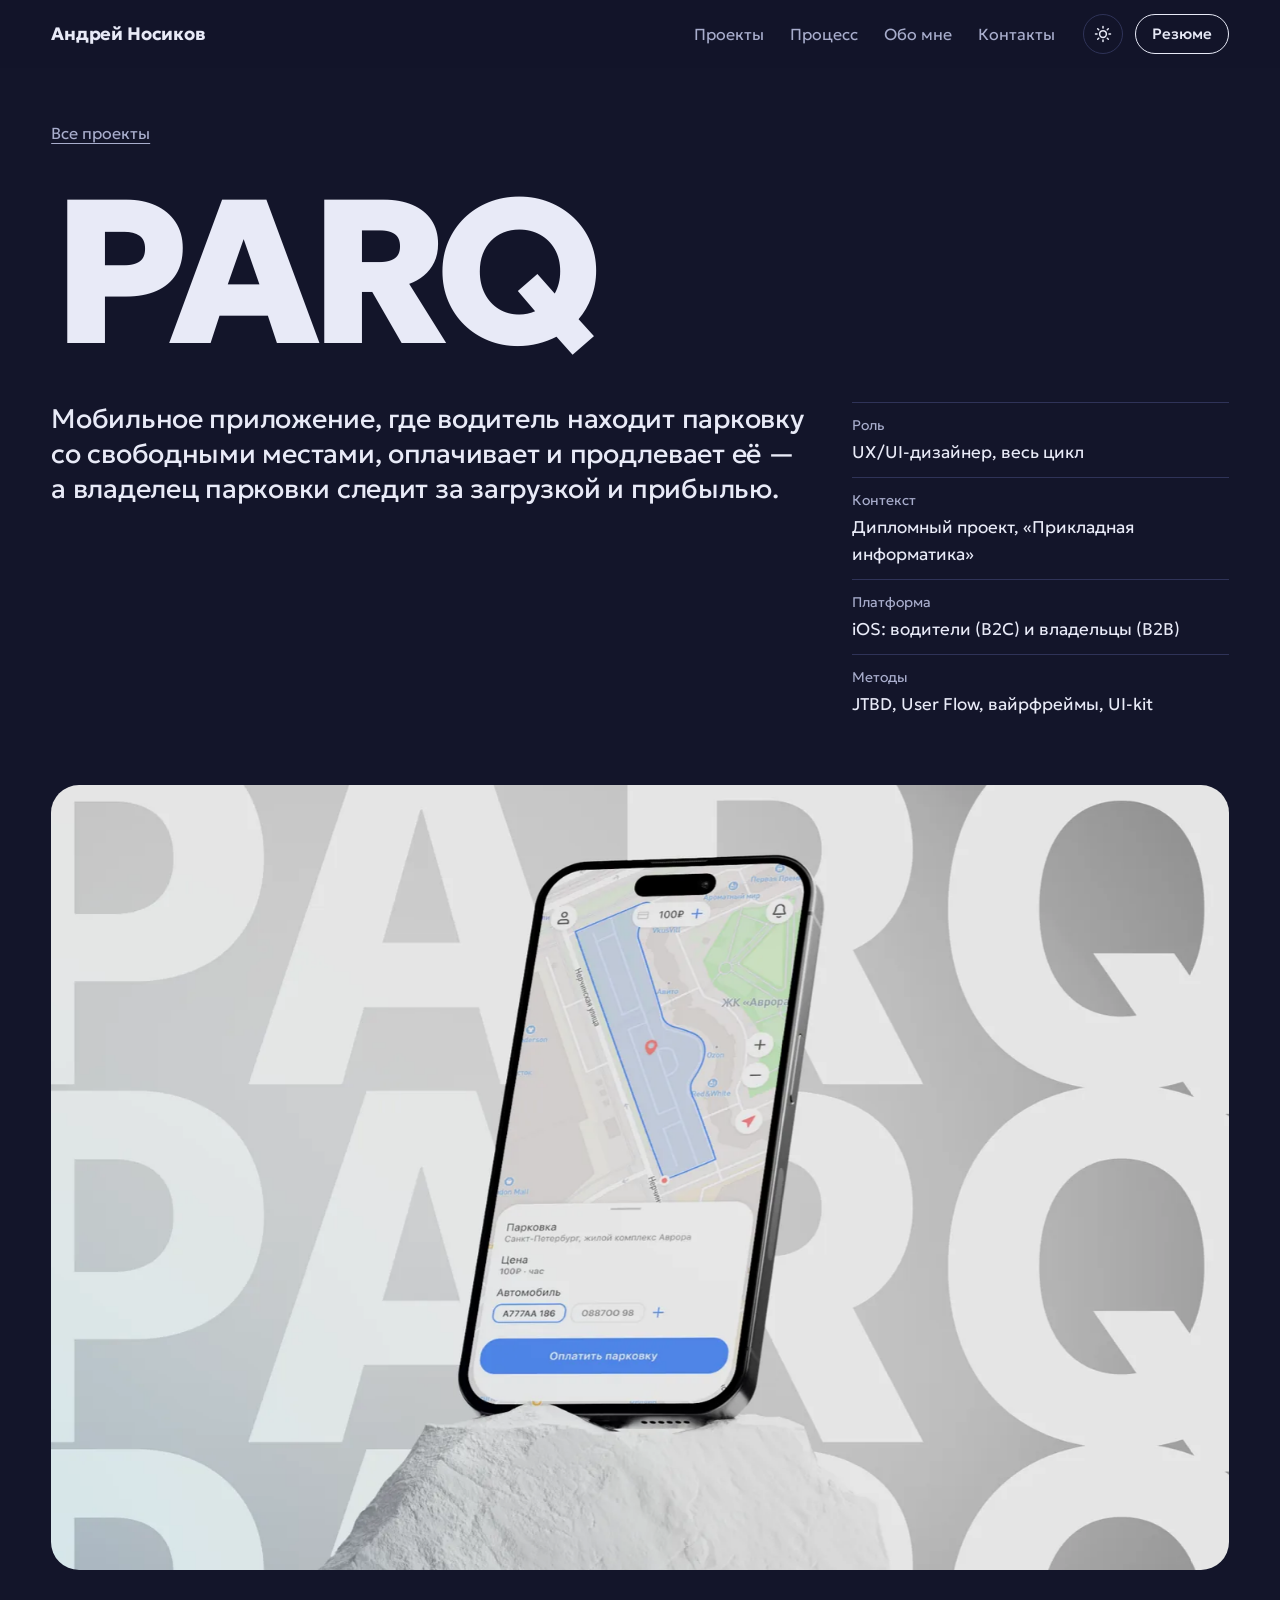
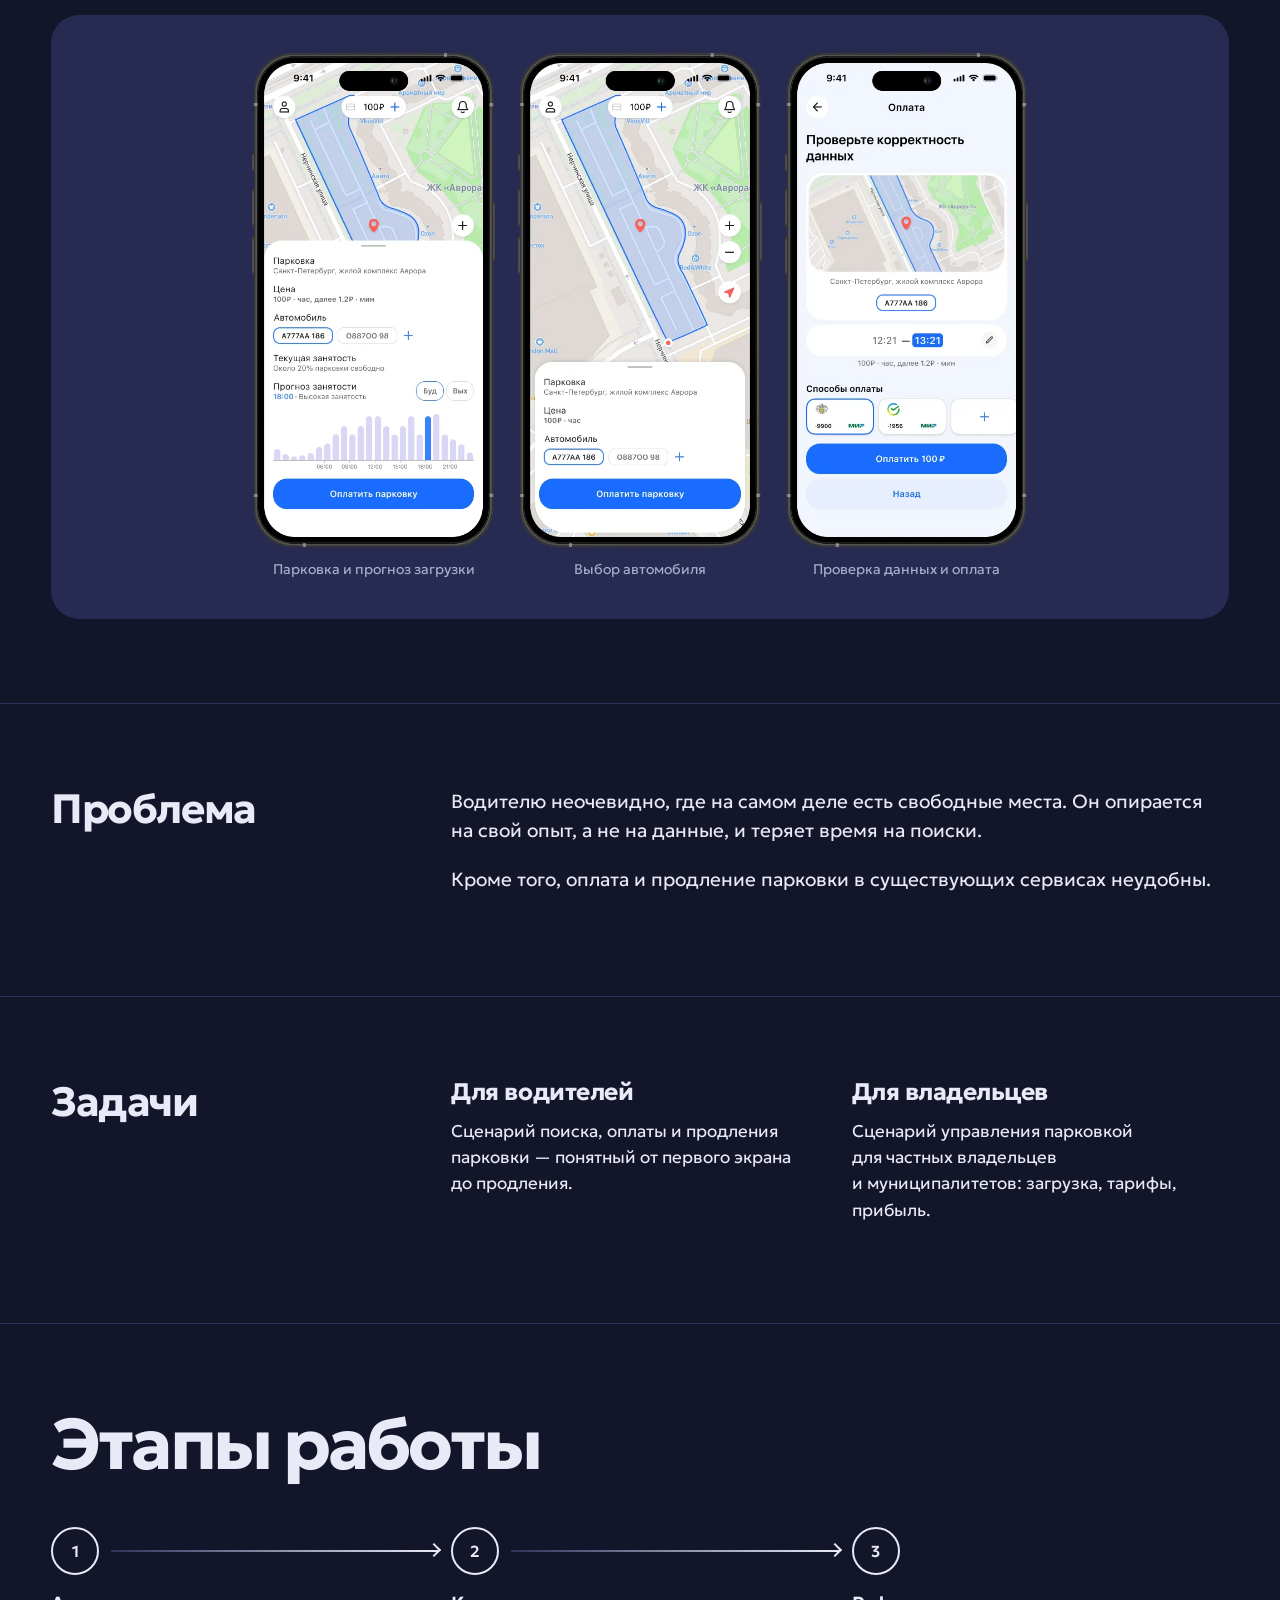
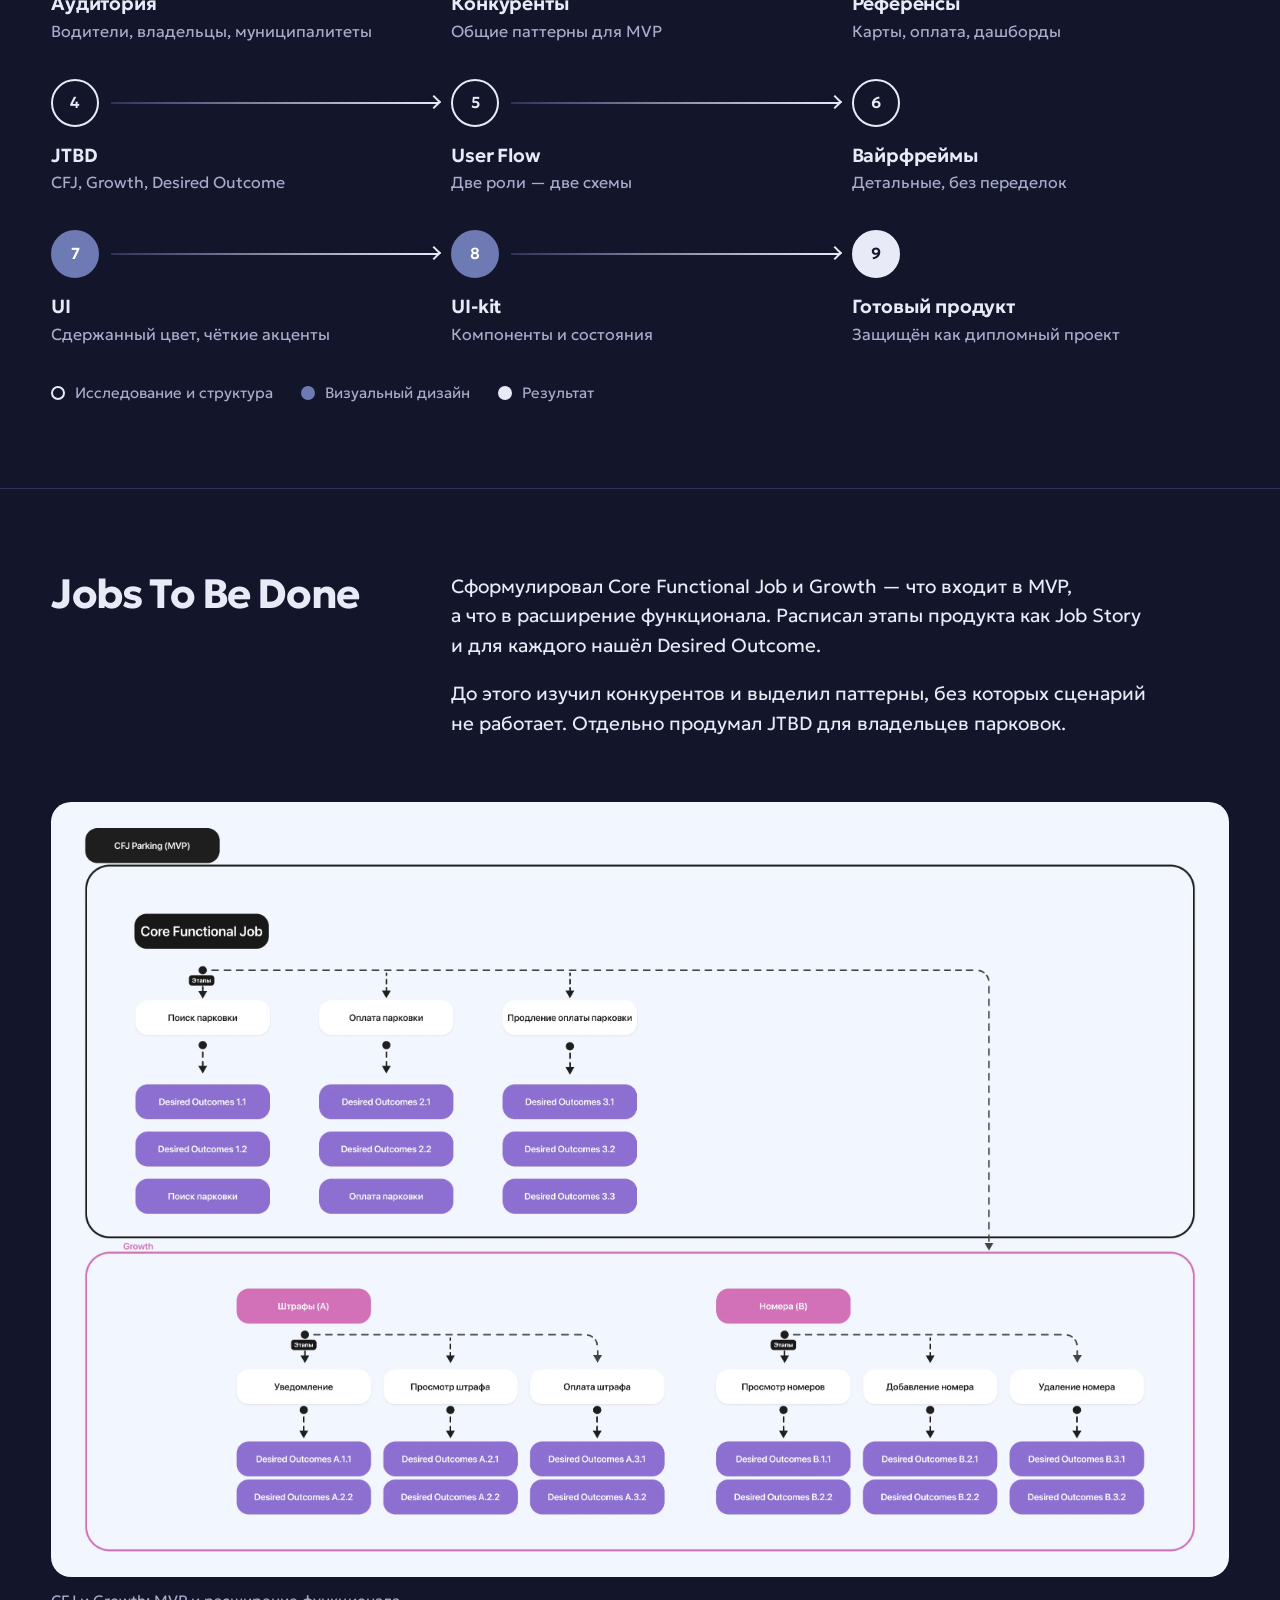
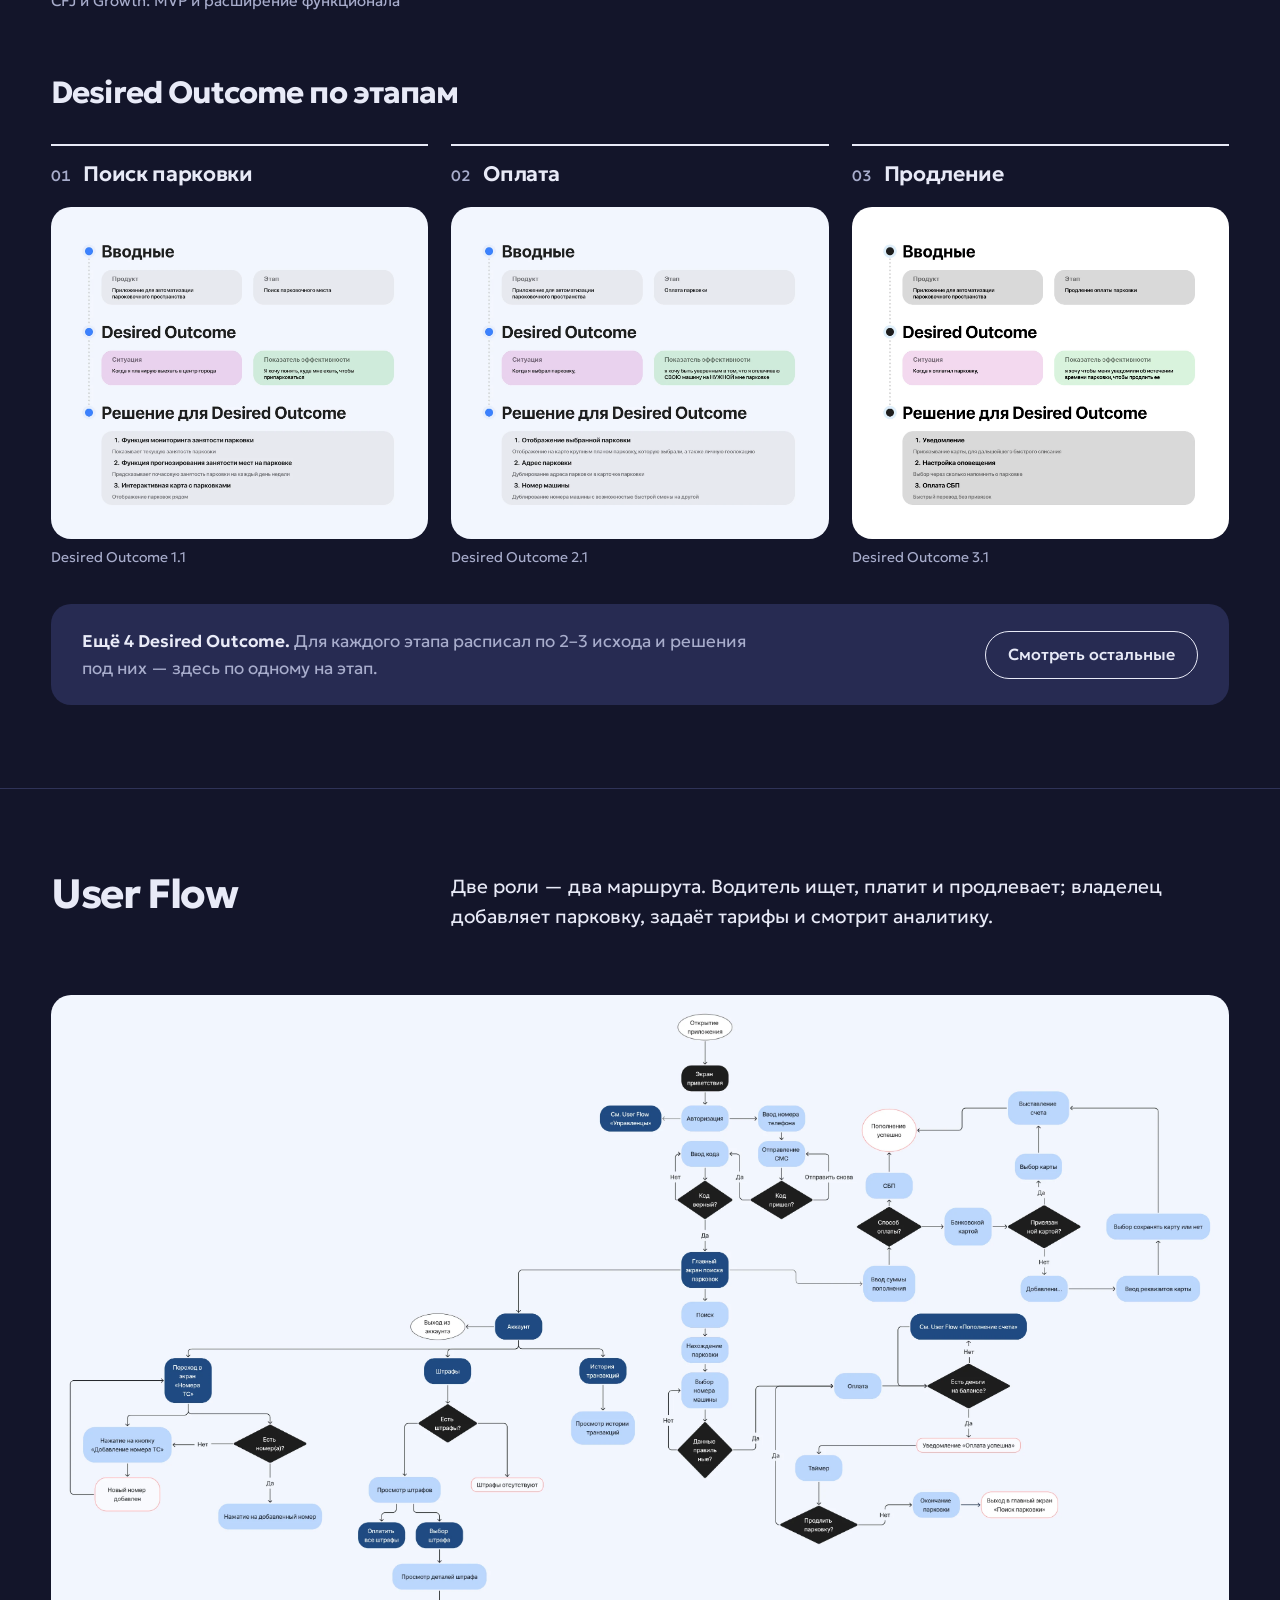
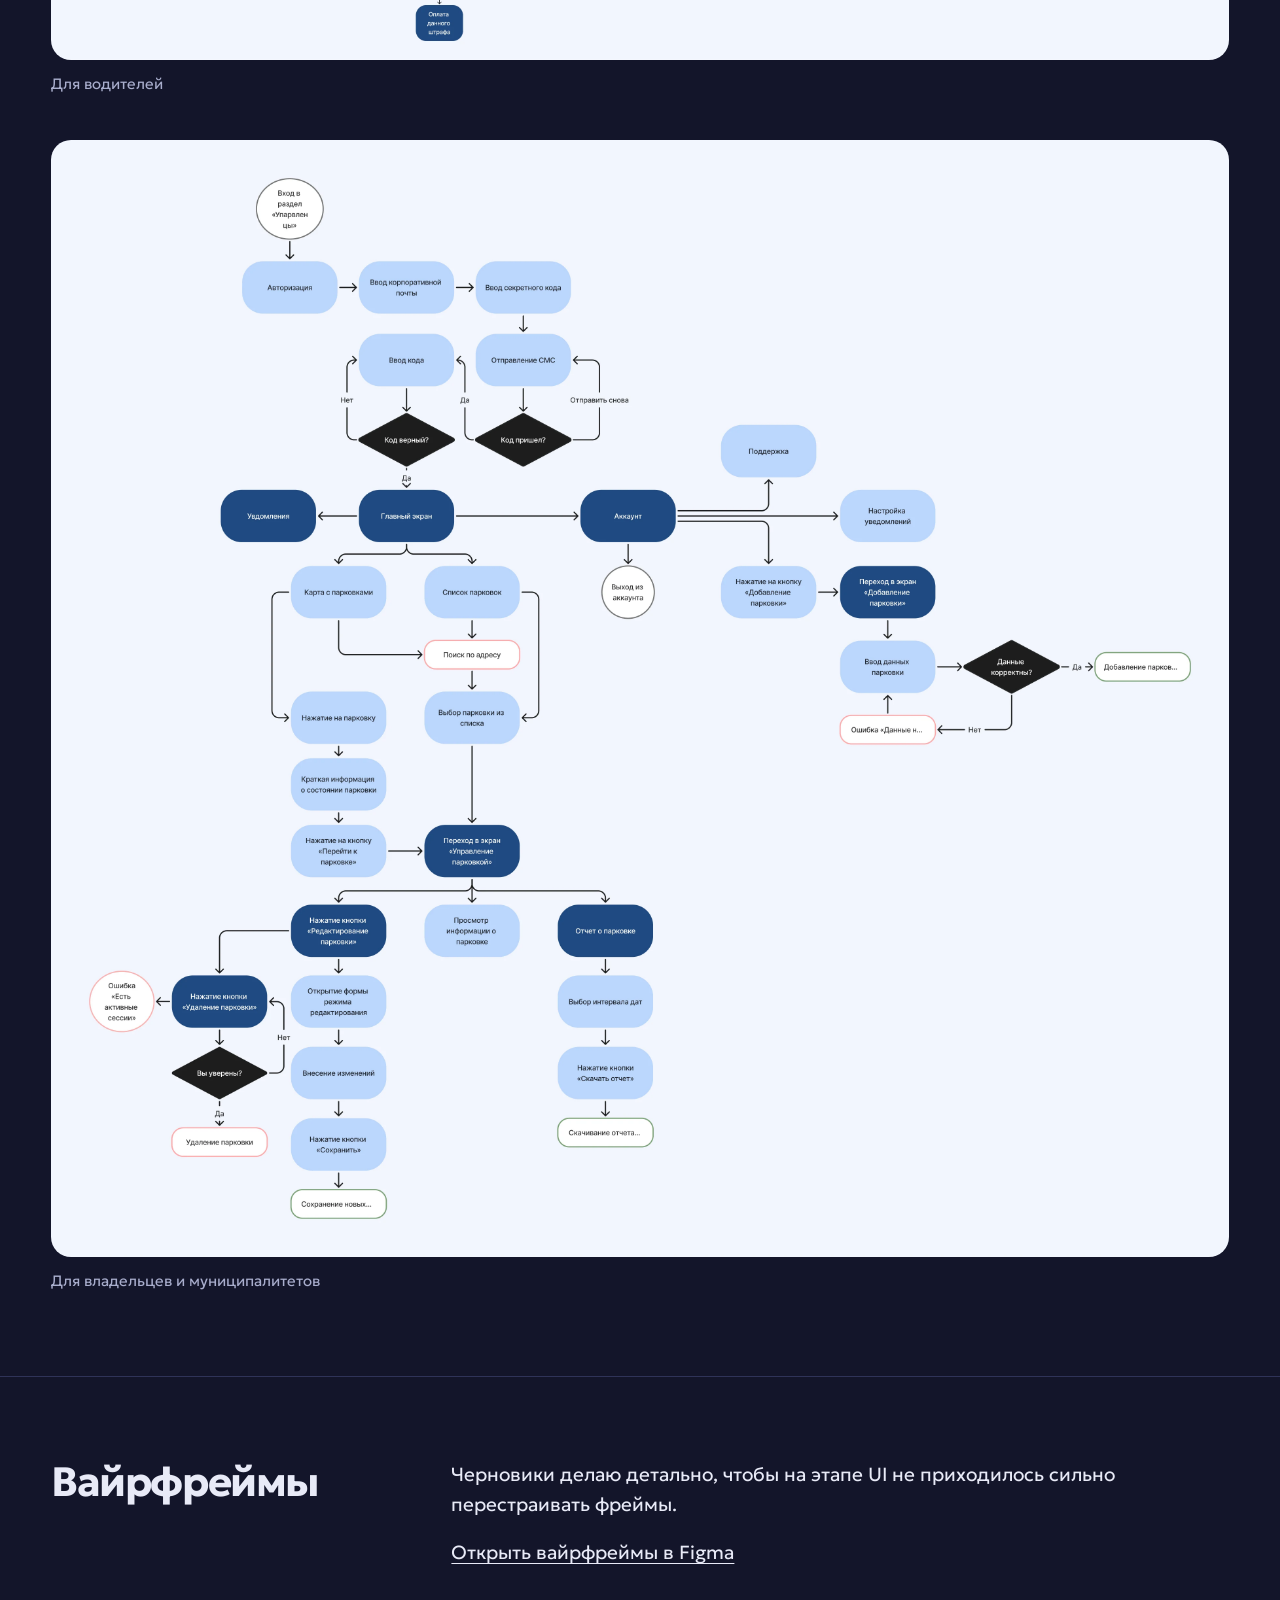
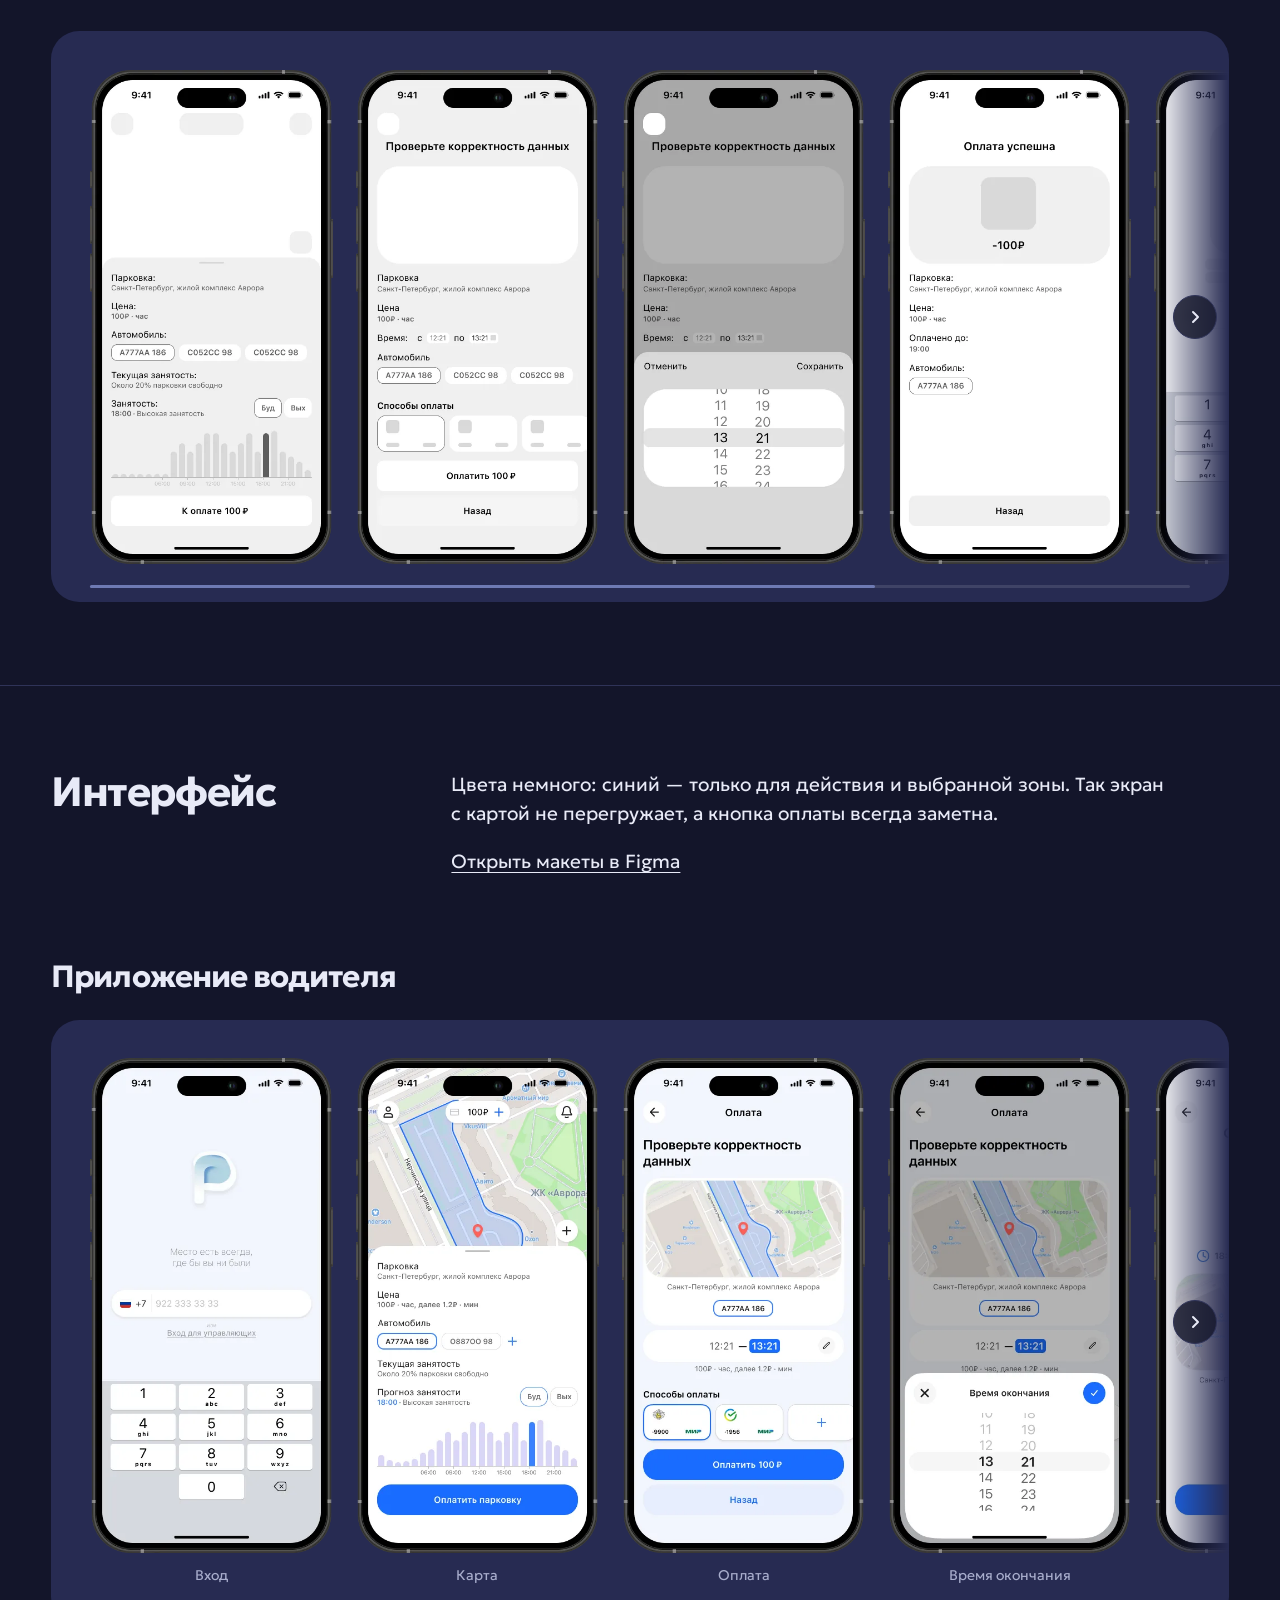
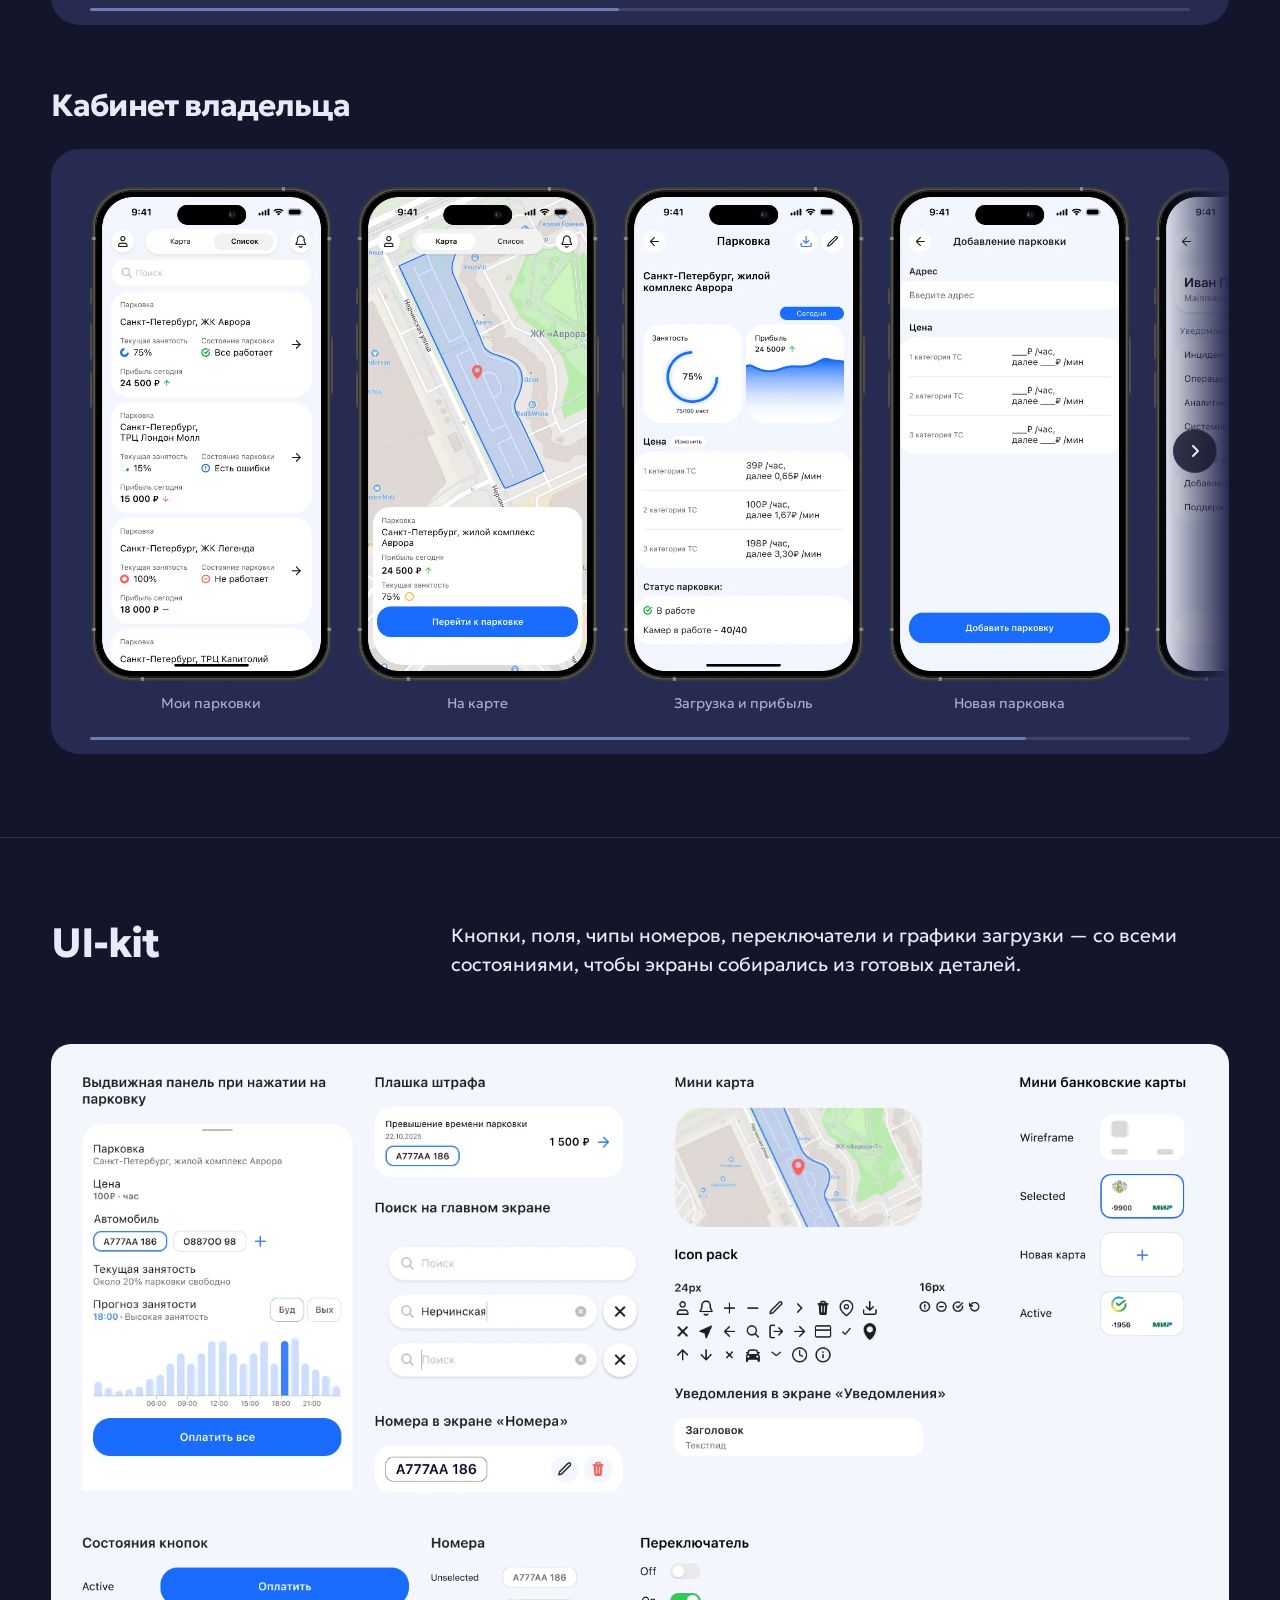
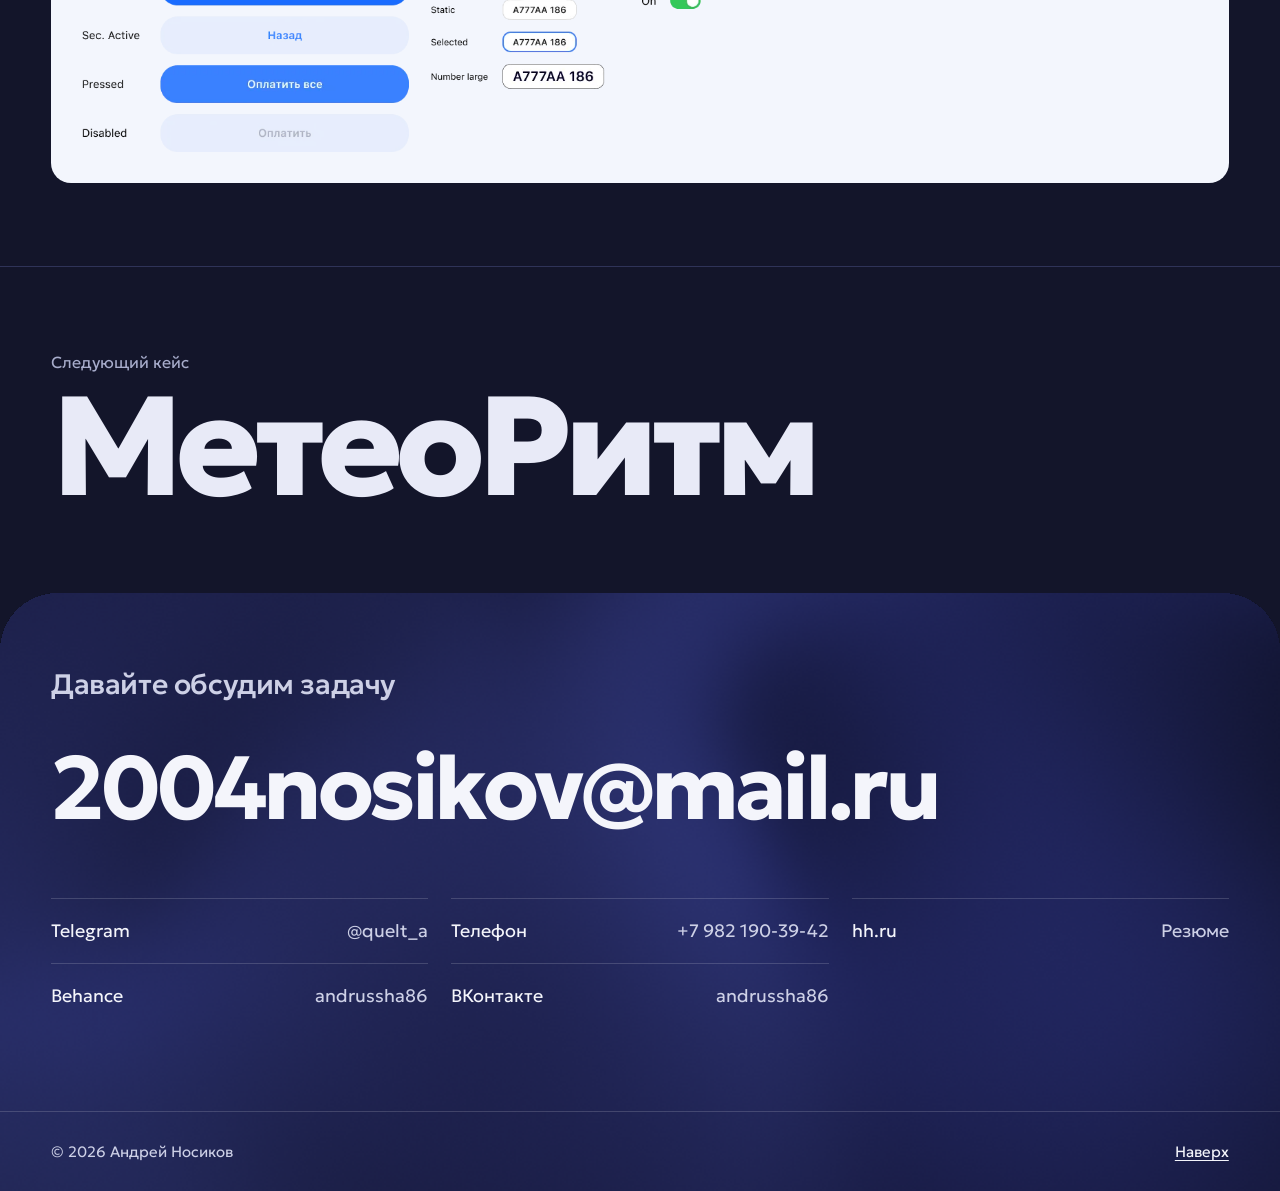
<file: parq.html>
<!doctype html>
<html lang="ru">
<head>
<meta charset="utf-8">
<script>try{document.documentElement.dataset.theme=localStorage.getItem("theme")||"dark"}catch(e){document.documentElement.dataset.theme="dark"}</script>
<meta name="viewport" content="width=device-width, initial-scale=1">
<title>PARQ — кейс</title>
<meta name="description" content="PARQ: поиск, оплата и продление парковки и кабинет владельца. Кейс Андрея Носикова.">
<link rel="preconnect" href="https://fonts.googleapis.com">
<link rel="preconnect" href="https://fonts.gstatic.com" crossorigin>
<link href="https://fonts.googleapis.com/css2?family=Geologica:wght@300..800&display=swap" rel="stylesheet">
<link rel="stylesheet" href="style.css">
<script src="site.js" defer></script>
<script type="module" src="gradient.js"></script>
<script src="motion.js" defer></script>
</head>
<body>
<a class="skip" href="#main">К содержанию</a>

<header class="top">
  <div class="wrap">
    <a class="mark" href="index.html">Андрей Носиков</a>
    <nav class="nav" aria-label="Разделы">
      <a href="index.html#work">Проекты</a>
      <a href="index.html#process">Процесс</a>
      <a href="index.html#about">Обо мне</a>
      <a href="#contact">Контакты</a>
    </nav>
    <button class="theme-toggle" type="button" data-theme-toggle aria-label="Включить светлую тему">
      <svg class="i-sun" viewBox="0 0 24 24" fill="none" stroke="currentColor" stroke-width="2" stroke-linecap="round"><circle cx="12" cy="12" r="4.5"/><path d="M12 2v2M12 20v2M4.9 4.9l1.4 1.4M17.7 17.7l1.4 1.4M2 12h2M20 12h2M4.9 19.1l1.4-1.4M17.7 6.3l1.4-1.4"/></svg>
      <svg class="i-moon" viewBox="0 0 24 24" fill="none" stroke="currentColor" stroke-width="2" stroke-linecap="round" stroke-linejoin="round"><path d="M20 14.5A8 8 0 0 1 9.5 4a8 8 0 1 0 10.5 10.5z"/></svg>
    </button>
    <a class="btn btn--ghost" href="index.html#resume">Резюме</a>
  </div>
</header>

<main id="main" data-zoom>
  <section class="cs-hero wrap">
    <a class="back" href="index.html#work">Все проекты</a>
    <h1 class="cs-title">PARQ</h1>
    <div class="cs-intro grid">
      <p class="cs-intro__lede c-main">Мобильное приложение, где водитель находит парковку со свободными местами, оплачивает и продлевает её — а владелец парковки следит за загрузкой и прибылью.</p>
      <dl class="facts c-side">
        <div><dt>Роль</dt><dd>UX/UI-дизайнер, весь цикл</dd></div>
        <div><dt>Контекст</dt><dd>Дипломный проект, «Прикладная информатика»</dd></div>
        <div><dt>Платформа</dt><dd>iOS: водители (B2C) и владельцы (B2B)</dd></div>
        <div><dt>Методы</dt><dd>JTBD, User Flow, вайрфреймы, UI-kit</dd></div>
      </dl>
    </div>
  </section>

  <div class="wrap"><figure class="cover"><img src="img/cover-parq.webp" width="1680" height="1120" alt="Экран карты PARQ на iPhone"></figure></div>

  <div class="wrap cs-lead"><div class="stage"><div class="screens" role="region" aria-label="Основные экраны PARQ" tabindex="0">
    <figure><img src="img/parq-s-map.webp" width="437" height="888" alt="Карта с выбранной парковкой и прогнозом загрузки" loading="lazy"><figcaption>Парковка и прогноз загрузки</figcaption></figure>
    <figure><img src="img/parq-s-map2.webp" width="437" height="888" alt="Карточка парковки поверх карты" loading="lazy"><figcaption>Выбор автомобиля</figcaption></figure>
    <figure><img src="img/parq-s-pay.webp" width="437" height="888" alt="Экран подтверждения оплаты" loading="lazy"><figcaption>Проверка данных и оплата</figcaption></figure>
  </div></div></div>

  <section class="cs-block wrap">
    <div class="cs-cols grid">
      <h2 class="c-label">Проблема</h2>
      <div class="cs-text c-body">
        <p>Водителю неочевидно, где на самом деле есть свободные места. Он опирается на свой опыт, а не на данные, и теряет время на поиски.</p>
        <p>Кроме того, оплата и продление парковки в существующих сервисах неудобны.</p>
      </div>
    </div>
  </section>

  <section class="cs-block wrap">
    <div class="cs-cols grid">
      <h2 class="c-label">Задачи</h2>
      <div class="cs-text pair c-body">
        <div><h3>Для водителей</h3><p>Сценарий поиска, оплаты и продления парковки — понятный от первого экрана до продления.</p></div>
        <div><h3>Для владельцев</h3><p>Сценарий управления парковкой для частных владельцев и муниципалитетов: загрузка, тарифы, прибыль.</p></div>
      </div>
    </div>
  </section>

  <section class="cs-block wrap" aria-labelledby="st">
    <div class="section__head grid"><h2 class="section__title c-main" id="st">Этапы работы</h2></div>
    <ol class="flow thirds">
      <li><b>Аудитория</b><span>Водители, владельцы, муниципалитеты</span></li>
      <li><b>Конкуренты</b><span>Общие паттерны для MVP</span></li>
      <li><b>Референсы</b><span>Карты, оплата, дашборды</span></li>
      <li><b>JTBD</b><span>CFJ, Growth, Desired Outcome</span></li>
      <li><b>User Flow</b><span>Две роли — две схемы</span></li>
      <li><b>Вайрфреймы</b><span>Детальные, без переделок</span></li>
      <li class="v"><b>UI</b><span>Сдержанный цвет, чёткие акценты</span></li>
      <li class="v"><b>UI-kit</b><span>Компоненты и состояния</span></li>
      <li class="r"><b>Готовый продукт</b><span>Защищён как дипломный проект</span></li>
    </ol>
    <div class="legend" aria-hidden="true"><span><i></i>Исследование и структура</span><span><i class="ui"></i>Визуальный дизайн</span><span><i class="done"></i>Результат</span></div>
  </section>

  <section class="cs-block wrap">
    <div class="cs-cols grid">
      <h2 class="c-label">Jobs To Be Done</h2>
      <div class="cs-text c-body">
        <p>Сформулировал Core Functional Job и Growth — что входит в MVP, а что в расширение функционала. Расписал этапы продукта как Job Story и для каждого нашёл Desired Outcome.</p>
        <p>До этого изучил конкурентов и выделил паттерны, без которых сценарий не работает. Отдельно продумал JTBD для владельцев парковок.</p>
      </div>
    </div>
    <figure class="fig fig--sheet"><img src="img/parq-jtbd.webp" width="3067" height="2018" alt="Схема Core Functional Job и Growth" loading="lazy"><figcaption>CFJ и Growth: MVP и расширение функционала</figcaption></figure>
    <h3 class="sub">Desired Outcome по этапам</h3>
    <div class="outcomes thirds">
      <div class="outcomes__stage">
        <h4 class="outcomes__title"><span>01</span>Поиск парковки</h4>
        <figure class="fig fig--sheet"><img src="img/parq-do-1-1.webp" width="1420" height="1247" alt="Desired Outcome 1.1: когда я планирую выехать в центр города, хочу понять, куда ехать, чтобы припарковаться" loading="lazy"><figcaption>Desired Outcome 1.1</figcaption></figure>
      </div>
      <div class="outcomes__stage">
        <h4 class="outcomes__title"><span>02</span>Оплата</h4>
        <figure class="fig fig--sheet"><img src="img/parq-do-2-1.webp" width="1420" height="1247" alt="Desired Outcome 2.1: когда я выбрал парковку, хочу быть уверенным, что оплачиваю свою машину на нужной парковке" loading="lazy"><figcaption>Desired Outcome 2.1</figcaption></figure>
      </div>
      <div class="outcomes__stage">
        <h4 class="outcomes__title"><span>03</span>Продление</h4>
        <figure class="fig fig--sheet"><img src="img/parq-do-3-1.webp" width="1420" height="1247" alt="Desired Outcome 3.1: когда я оплатил парковку, хочу, чтобы меня уведомили об окончании времени и предложили продлить" loading="lazy"><figcaption>Desired Outcome 3.1</figcaption></figure>
      </div>
    </div>
    <div class="more">
      <p><b>Ещё 4 Desired Outcome.</b> Для каждого этапа расписал по 2–3 исхода и решения под них — здесь по одному на этап.</p>
      <button class="btn btn--ghost" type="button" data-zoom-open>Смотреть остальные</button>
      <div hidden>
        <figure class="fig fig--sheet"><img src="img/parq-do-1-2.webp" width="1420" height="1247" alt="Desired Outcome 1.2: когда я в центре города, хочу быстро найти ближайшее место и припарковаться без усилий" loading="lazy"><figcaption>Desired Outcome 1.2</figcaption></figure>
        <figure class="fig fig--sheet"><img src="img/parq-do-2-2.webp" width="1420" height="1247" alt="Desired Outcome 2.2: когда я нашёл, куда припарковаться, хочу оплатить без лишних усилий и не тратить время" loading="lazy"><figcaption>Desired Outcome 2.2</figcaption></figure>
        <figure class="fig fig--sheet"><img src="img/parq-do-3-2.webp" width="1420" height="1162" alt="Desired Outcome 3.2: когда время парковки подходит к концу, хочу продлить её, чтобы машину не оштрафовали" loading="lazy"><figcaption>Desired Outcome 3.2</figcaption></figure>
        <figure class="fig fig--sheet"><img src="img/parq-do-3-3.webp" width="1420" height="1186" alt="Desired Outcome 3.3: когда я продлеваю парковку, хочу знать точное время, чтобы не ошибиться" loading="lazy"><figcaption>Desired Outcome 3.3</figcaption></figure>
      </div>
    </div>
  </section>

  <section class="cs-block wrap">
    <div class="cs-cols grid">
      <h2 class="c-label">User Flow</h2>
      <div class="cs-text c-body"><p>Две роли — два маршрута. Водитель ищет, платит и продлевает; владелец добавляет парковку, задаёт тарифы и смотрит аналитику.</p></div>
    </div>
    <figure class="fig fig--sheet"><img src="img/parq-flow-user.webp" width="3600" height="2033" alt="User Flow водителя" loading="lazy"><figcaption>Для водителей</figcaption></figure>
    <figure class="fig fig--sheet"><img src="img/parq-flow-owner.webp" width="3600" height="3416" alt="User Flow владельца парковки" loading="lazy"><figcaption>Для владельцев и муниципалитетов</figcaption></figure>
  </section>

  <section class="cs-block">
    <div class="wrap cs-cols grid">
      <h2 class="c-label">Вайрфреймы</h2>
      <div class="cs-text c-body">
        <p>Черновики делаю детально, чтобы на этапе UI не приходилось сильно перестраивать фреймы.</p>
        <p><a href="https://www.figma.com/design/3M7fJGtbLuMRVY7cXIs8MJ/Parking?node-id=0-1" target="_blank" rel="noopener">Открыть вайрфреймы в Figma</a></p>
      </div>
    </div>
    <div class="wrap"><div class="stage"><div class="screens" role="region" aria-label="Вайрфреймы PARQ" tabindex="0">
      <figure><img src="img/parq-wf5.webp" width="437" height="888" alt="Вайрфрейм: карта и загрузка" loading="lazy"></figure>
      <figure><img src="img/parq-wf4.webp" width="437" height="888" alt="Вайрфрейм: проверка данных" loading="lazy"></figure>
      <figure><img src="img/parq-wf3.webp" width="437" height="888" alt="Вайрфрейм: выбор времени" loading="lazy"></figure>
      <figure><img src="img/parq-wf1.webp" width="437" height="888" alt="Вайрфрейм: оплата успешна" loading="lazy"></figure>
      <figure><img src="img/parq-wf2.webp" width="437" height="888" alt="Вайрфрейм: вход по номеру" loading="lazy"></figure>
      <figure><img src="img/parq-wf6.webp" width="437" height="888" alt="Вайрфрейм: кабинет владельца" loading="lazy"></figure>
    </div></div></div>
  </section>

  <section class="cs-block">
    <div class="wrap cs-cols grid">
      <h2 class="c-label">Интерфейс</h2>
      <div class="cs-text c-body">
        <p>Цвета немного: синий — только для действия и выбранной зоны. Так экран с картой не перегружает, а кнопка оплаты всегда заметна.</p>
        <p><a href="https://www.figma.com/design/3M7fJGtbLuMRVY7cXIs8MJ/Parking?node-id=889-1590" target="_blank" rel="noopener">Открыть макеты в Figma</a></p>
      </div>
    </div>
    <div class="wrap"><h3 class="sub">Приложение водителя</h3></div>
    <div class="wrap"><div class="stage"><div class="screens" role="region" aria-label="Интерфейс для водителей" tabindex="0">
      <figure><img src="img/parq-u9.webp" width="437" height="888" alt="Вход по номеру телефона" loading="lazy"><figcaption>Вход</figcaption></figure>
      <figure><img src="img/parq-u6.webp" width="437" height="888" alt="Карта с парковкой и прогнозом загрузки" loading="lazy"><figcaption>Карта</figcaption></figure>
      <figure><img src="img/parq-u5.webp" width="437" height="888" alt="Проверка данных перед оплатой" loading="lazy"><figcaption>Оплата</figcaption></figure>
      <figure><img src="img/parq-u7.webp" width="437" height="888" alt="Выбор времени окончания" loading="lazy"><figcaption>Время окончания</figcaption></figure>
      <figure><img src="img/parq-u3.webp" width="437" height="888" alt="Оплата успешна" loading="lazy"><figcaption>Готово</figcaption></figure>
      <figure><img src="img/parq-u2.webp" width="437" height="888" alt="Активная парковка с кнопкой продления" loading="lazy"><figcaption>Продление</figcaption></figure>
      <figure><img src="img/parq-u4.webp" width="437" height="888" alt="Экран ошибки оплаты" loading="lazy"><figcaption>Ошибка</figcaption></figure>
      <figure><img src="img/parq-u8.webp" width="437" height="888" alt="Аккаунт водителя" loading="lazy"><figcaption>Аккаунт</figcaption></figure>
      <figure><img src="img/parq-u10.webp" width="437" height="888" alt="Номера автомобилей" loading="lazy"><figcaption>Номера ТС</figcaption></figure>
    </div></div></div>
    <div class="wrap"><h3 class="sub">Кабинет владельца</h3></div>
    <div class="wrap"><div class="stage"><div class="screens" role="region" aria-label="Интерфейс для владельцев" tabindex="0">
      <figure><img src="img/parq-o4.webp" width="437" height="888" alt="Список парковок владельца" loading="lazy"><figcaption>Мои парковки</figcaption></figure>
      <figure><img src="img/parq-u1.webp" width="437" height="888" alt="Парковка на карте" loading="lazy"><figcaption>На карте</figcaption></figure>
      <figure><img src="img/parq-o3.webp" width="437" height="888" alt="Загрузка и прибыль парковки" loading="lazy"><figcaption>Загрузка и прибыль</figcaption></figure>
      <figure><img src="img/parq-o1.webp" width="437" height="888" alt="Добавление парковки" loading="lazy"><figcaption>Новая парковка</figcaption></figure>
      <figure><img src="img/parq-o2.webp" width="437" height="888" alt="Уведомления владельца" loading="lazy"><figcaption>Уведомления</figcaption></figure>
    </div></div></div>
  </section>

  <section class="cs-block wrap">
    <div class="cs-cols grid">
      <h2 class="c-label">UI-kit</h2>
      <div class="cs-text c-body"><p>Кнопки, поля, чипы номеров, переключатели и графики загрузки — со всеми состояниями, чтобы экраны собирались из готовых деталей.</p></div>
    </div>
    <figure class="fig fig--sheet fig--pad"><img src="img/parq-kit.webp" width="1622" height="985" alt="UI-kit PARQ" loading="lazy"></figure>
  </section>

  <a class="next wrap" href="meteoritm.html"><small>Следующий кейс</small><strong>МетеоРитм</strong></a>
</main>

<div class="night">
  <div class="sg sg--night" data-gradient="night" aria-hidden="true"></div>
  <section class="section contact" id="contact" aria-labelledby="contact-t">
    <div class="wrap">
      <div class="section__head grid"><h2 class="section__title c-main" id="contact-t">Давайте обсудим задачу</h2></div>
      <a class="contact__mail" href="mailto:2004nosikov@mail.ru">2004nosikov@mail.ru</a>
      <ul class="links thirds">
        <li><a href="https://t.me/quelt_a" target="_blank" rel="noopener">Telegram <span>@quelt_a</span></a></li>
        <li><a href="tel:+79821903942">Телефон <span>+7 982 190-39-42</span></a></li>
        <li><a href="https://spb.hh.ru/resume/1ca2acc7ff0b48c5d80039ed1f594c43616c6b" target="_blank" rel="noopener">hh.ru <span>Резюме</span></a></li>
        <li><a href="https://www.behance.net/andrussha86" target="_blank" rel="noopener">Behance <span>andrussha86</span></a></li>
        <li><a href="https://vk.com/andrussha86" target="_blank" rel="noopener">ВКонтакте <span>andrussha86</span></a></li>
      </ul>
    </div>
  </section>
  <footer class="foot">
  <div class="wrap"><span>© 2026 Андрей Носиков</span><a href="#main">Наверх</a></div>
</footer>
</div>
</body>
</html>
</file>
<file: style.css>
/* ─── Tokens ───────────────────────────────────────────────
   Тёмная тема — основная. Светлая включается переключателем в шапке
   (data-theme="light" на <html>, выбор хранится в localStorage). */
:root {
  --paper: #13152a;      /* глубокий чернильно-синий */
  --surface: #1c1f3c;
  --ink: #e8eaf7;
  --muted: #a8adcc;
  --line: #2f3358;
  --dusk: #6e7ab3;       /* цвет фона портрета */
  --dusk-soft: #272b52;
  --signal: #ff6a3d;     /* только статус и фокус */

  /* нижняя зона (контакты, футер) — всегда тёмная */
  --night: #0b0d1d;
  --on-night: #f4f5fb;
  --on-night-muted: #cdd0e6;
  --night-line: rgb(255 255 255 / .16);

  --f: "Geologica", system-ui, sans-serif;
  --gutter: clamp(16px, 4vw, 56px);
  --gap: clamp(16px, 1.8vw, 24px);
  --max: 1360px;
  --content: calc(min(100vw, var(--max)) - 2 * var(--gutter));
  --space: clamp(48px, 6.5vw, 96px);   /* вертикальный ритм между блоками */
  --header: 68px;
  --r-lg: 28px;
  --r-md: 20px;
  --r-sm: 12px;
  --sheet: #f3f6fd;     /* светлый лист под схемами — цвет рамок из Figma */
  color-scheme: dark;
}
:root[data-theme="light"] {
  --paper: #edeff6; --surface: #ffffff; --ink: #181b36; --muted: #555a7d;
  --line: #cfd3e6; --dusk-soft: #d9dcf0; color-scheme: light;
}

/* ─── Base ───────────────────────────────────────────────── */
*, *::before, *::after { box-sizing: border-box; }
html { scroll-behavior: smooth; -webkit-text-size-adjust: 100%; }
body {
  margin: 0; background: var(--paper); color: var(--ink);
  font-family: var(--f); font-weight: 350; font-size: 18px; line-height: 1.55;
  overflow-x: hidden;
}
img { display: block; max-width: 100%; height: auto; }
a { color: inherit; text-decoration-thickness: 1px; text-underline-offset: .22em; }
a:hover { text-decoration-color: var(--signal); }
:focus-visible { outline: 3px solid var(--signal); outline-offset: 3px; border-radius: 6px; }
h1, h2, h3 { margin: 0; font-weight: 700; line-height: 1.05; letter-spacing: -0.025em; }
p { margin: 0 0 1em; max-width: 62ch; }
.wrap { width: 100%; max-width: var(--max); margin-inline: auto; padding-inline: var(--gutter); }
.skip { position: absolute; left: -999px; top: 8px; background: var(--ink); color: var(--paper); padding: 8px 14px; border-radius: 8px; z-index: 20; }
.skip:focus { left: 8px; }

/* ─── Единая сетка ───────────────────────────────────────────
   12 колонок, одни и те же вертикали везде: 1 · 5 · 9 · 13.
   main = 1/9 (8 кол.), side = 9/13 (4 кол.), label = 1/5, body = 5/13. */
.grid { display: grid; grid-template-columns: repeat(12, minmax(0, 1fr)); column-gap: var(--gap); }
.c-main  { grid-column: 1 / 9; }
.c-side  { grid-column: 9 / -1; }
.c-label { grid-column: 1 / 5; }
.c-body  { grid-column: 5 / -1; }
.c-mid   { grid-column: 5 / 9; }
.c-full  { grid-column: 1 / -1; }
.thirds { display: grid; grid-template-columns: repeat(3, minmax(0, 1fr)); column-gap: var(--gap); }

/* ─── Header ─────────────────────────────────────────────── */
.top {
  position: sticky; top: 0; z-index: 10;
  background: color-mix(in srgb, var(--paper) 72%, transparent);
  backdrop-filter: blur(12px); -webkit-backdrop-filter: blur(12px);
}
.top .wrap { display: flex; align-items: center; gap: 28px; height: var(--header); }
.mark { font-weight: 700; text-decoration: none; letter-spacing: -0.01em; margin-right: auto; white-space: nowrap; }
.nav { display: flex; gap: 26px; font-size: 16px; }
.nav a { text-decoration: none; color: var(--muted); }
.nav a:hover { color: var(--ink); }
.btn {
  display: inline-flex; align-items: center; justify-content: center; gap: 10px; min-height: 48px; padding: 0 22px;
  border-radius: 999px; font: inherit; font-size: 16px; font-weight: 500; text-decoration: none; cursor: pointer;
  background: var(--ink); color: var(--paper); border: 1.5px solid var(--ink); white-space: nowrap;
}
.btn:hover { background: var(--dusk); border-color: var(--dusk); color: #fff; }
.btn--ghost { background: transparent; color: var(--ink); }
.btn--ghost:hover { background: var(--ink); border-color: var(--ink); color: var(--paper); }
.top .btn { min-height: 40px; padding: 0 16px; font-size: 15px; }
.theme-toggle {
  width: 40px; height: 40px; flex: none; border-radius: 50%; display: grid; place-items: center; cursor: pointer;
  background: transparent; color: var(--ink); border: 1.5px solid var(--line); margin-right: -16px;
}
.theme-toggle:hover { border-color: var(--ink); }
.theme-toggle svg { width: 18px; height: 18px; }
.theme-toggle .i-moon { display: none; }
:root[data-theme="light"] .theme-toggle .i-sun { display: none; }
:root[data-theme="light"] .theme-toggle .i-moon { display: block; }

/* ─── Hero: имя слева, портрет справа, без наложения ─────── */
.hero { padding-block: calc(var(--header) + clamp(24px, 4vw, 56px)) var(--space); }
.hero .grid { --ns: min(200px, calc(var(--content) * .64 / 4.25)); row-gap: clamp(28px, 3.5vw, 48px); }
.hero__name {
  grid-row: 1; font-size: var(--ns); font-weight: 800; line-height: .88; letter-spacing: -0.055em;
}
.hero__name span { display: block; }
.hero__text { grid-row: 2; align-self: end; }
.hero__photo {
  grid-row: 1 / span 2; position: relative; overflow: hidden; min-height: 520px;
  background: #6873a9; border-radius: var(--r-lg) var(--r-lg) var(--r-lg) 96px;
}
.hero__photo img { position: absolute; inset: 0; width: 100%; height: 100%; object-fit: cover; object-position: 50% 30%; }
.hero__lede { font-size: clamp(22px, 2.1vw, 30px); line-height: 1.3; font-weight: 400; letter-spacing: -0.01em; max-width: 24em; margin-bottom: .8em; }
.hero__meta { color: var(--muted); font-size: 16px; max-width: 52ch; }
.status { display: inline-flex; align-items: baseline; gap: 10px; font-size: 16px; margin: 4px 0 24px; }
.status::before { content: ""; width: 10px; height: 10px; border-radius: 50%; flex: none; transform: translateY(-1px); background: var(--signal); box-shadow: 0 0 0 4px color-mix(in srgb, var(--signal) 25%, transparent); }
.actions { display: flex; flex-wrap: wrap; gap: 12px; }

@media (prefers-reduced-motion: no-preference) {
  .hero__name span { animation: rise .9s cubic-bezier(.2,.7,.1,1) both; }
  .hero__name span + span { animation-delay: .08s; }
  .hero__photo { animation: wipe 1.1s cubic-bezier(.7,0,.2,1) .15s both; }
  @keyframes rise { from { transform: translateY(40%); opacity: 0; } }
  @keyframes wipe { from { clip-path: inset(100% 0 0 0); } to { clip-path: inset(0); } }
}

/* ─── Ночная зона: контакты + футер на одном градиенте ─────
   Тёмный лист со скруглённым верхом «наезжает» на страницу — как остальные плашки сайта.
   Раньше здесь было длинное растворение из фона, оно и давало пустоту перед контактами. */
.night {
  position: relative; isolation: isolate; overflow: hidden; color: var(--on-night);
  padding-top: clamp(48px, 6vw, 88px);
  border-radius: clamp(28px, 4.5vw, 64px) clamp(28px, 4.5vw, 64px) 0 0;
}
.sg {
  position: absolute; inset: 0; z-index: -1; overflow: hidden;
  background:
    radial-gradient(60% 50% at 85% 35%, #2b3170 0%, transparent 70%),
    radial-gradient(50% 50% at 5% 90%, #1d2250 0%, transparent 70%),
    var(--night);
}
.sg canvas { position: absolute; inset: 0; width: 100%; height: 100%; display: block; }
.sg canvas { opacity: 0; transition: opacity 1.2s ease; }
.sg.is-live canvas { opacity: 1; }

/* Hero: тот же чистый градиент, но тихий; сверху заходит под шапку, снизу растворяется в фоне */
.hero { position: relative; isolation: isolate; margin-top: calc(-1 * var(--header)); }
.sg--hero {
  background:
    radial-gradient(55% 60% at 80% 25%, #2c3372 0%, transparent 70%),
    radial-gradient(45% 50% at 10% 70%, #2a2552 0%, transparent 70%),
    var(--paper);
  -webkit-mask-image: linear-gradient(to bottom, #000 55%, transparent 100%);
          mask-image: linear-gradient(to bottom, #000 55%, transparent 100%);
}
:root[data-theme="light"] .sg--hero {
  background:
    radial-gradient(55% 60% at 80% 25%, #c7cdf2 0%, transparent 70%),
    radial-gradient(45% 50% at 10% 75%, #ffd8c9 0%, transparent 70%),
    var(--paper);
}

/* Главная: тот же градиент, но на всю страницу — закреплён за окном, секции прозрачные */
.sg--page { position: fixed; z-index: -1; -webkit-mask-image: none; mask-image: none; }

/* ─── Движение (motion.js; класс js-motion ставится только без reduced-motion) ─── */
.js-motion [data-reveal] {
  opacity: 0; transform: translateY(28px);
  transition: opacity .8s cubic-bezier(.2,.7,.1,1), transform .8s cubic-bezier(.2,.7,.1,1);
  transition-delay: calc(var(--i, 0) * 80ms);
}
.js-motion [data-reveal].is-in { opacity: 1; transform: none; }
/* кейсы: название поднимается, как имя на главной */
@media (prefers-reduced-motion: no-preference) {
  .js-motion .cs-title { animation: rise .9s cubic-bezier(.2,.7,.1,1) both; }
}
/* кейсы: полоса чтения */
.progress { position: fixed; top: 0; left: 0; right: 0; height: 3px; z-index: 11; background: var(--dusk); transform: scaleX(0); transform-origin: 0 50%; }
/* кейсы: обложка «наезжает» при прокрутке (масштаб задаёт motion.js) */
.js-motion .cover img { transform: scale(var(--z, 1.16)); will-change: transform; }
/* кейсы: телефоны встают по очереди и приподнимаются под курсором */
.js-motion .stage[data-reveal] .screens figure {
  opacity: 0; transform: translateY(40px);
  transition: opacity .7s cubic-bezier(.2,.7,.1,1), transform .7s cubic-bezier(.2,.7,.1,1);
  transition-delay: calc(.15s + var(--n, 0) * 90ms);
}
.js-motion .stage[data-reveal].is-in .screens figure { opacity: 1; transform: none; }
.js-motion .screens img { transition: transform .35s cubic-bezier(.2,.7,.1,1); }
.js-motion .screens figure:hover img { transform: translateY(-8px); }
/* кейсы: «Следующий кейс» уезжает вправо под курсором */
.js-motion .next strong { display: inline-block; transition: transform .45s cubic-bezier(.2,.7,.1,1), color .2s; }
.js-motion .next:hover strong { transform: translateX(clamp(12px, 2vw, 28px)); }
/* обложки кейсов наклоняются за курсором, по ним скользит блик */
.js-motion .case > .case__media {
  position: relative; transform: perspective(1000px) rotateX(var(--rx, 0deg)) rotateY(var(--ry, 0deg));
  transition: transform .3s ease-out; will-change: transform;
}
.js-motion .case > .case__media::after {
  content: ""; position: absolute; inset: 0; pointer-events: none; opacity: 0; transition: opacity .3s;
  background: radial-gradient(45% 55% at var(--gx, 50%) var(--gy, 50%), rgb(255 255 255 / .22), transparent 70%);
}
.js-motion .case > .case__media:hover::after { opacity: 1; }
/* портрет чуть смещается за курсором */
.js-motion .hero__photo img { transform: translate(var(--px, 0px), var(--py, 0px)) scale(1.06); transition: transform .5s ease-out; }
/* строки малых проектов и навыков отзываются на наведение */
.js-motion .minor__item .case__media { transition: transform .4s cubic-bezier(.2,.7,.1,1); }
.js-motion .minor__item:hover .case__media { transform: translateX(8px); }
.js-motion .skills li { transition: padding-left .25s ease-out, color .25s; }
.js-motion .skills li:hover { padding-left: 10px; color: var(--dusk); }
.js-motion .flow li::before { transition: transform .3s cubic-bezier(.2,.7,.1,1), background-color .3s, color .3s; }
.js-motion .flow li:hover::before { transform: scale(1.12); background: var(--ink); color: var(--paper); }

/* ─── Sections ───────────────────────────────────────────── */
.section { padding-block: var(--space); border-top: 1px solid var(--line); }
.section__head { align-items: end; row-gap: 12px; margin-bottom: clamp(28px, 3.5vw, 48px); }
.section__title { font-size: clamp(40px, 5.6vw, 84px); letter-spacing: -0.045em; }
.section__note { color: var(--muted); font-size: 16px; margin: 0; padding-bottom: .4em; }

/* ─── Projects ───────────────────────────────────────────── */
.case { row-gap: 24px; align-items: start; }
.case + .case { margin-top: clamp(48px, 6vw, 80px); }
.case__media { border-radius: var(--r-lg); overflow: hidden; background: var(--dusk-soft); display: block; }
.case__media img { width: 100%; aspect-ratio: 3 / 2; object-fit: cover; transition: transform .6s cubic-bezier(.2,.7,.1,1); }
.case__media:hover img { transform: scale(1.025); }
.case__title { font-size: clamp(36px, 4.2vw, 60px); letter-spacing: -0.04em; margin-bottom: 14px; }
.case__kind { color: var(--muted); font-size: 16px; margin-bottom: 18px; }
.case__desc { font-size: 19px; line-height: 1.45; }
.did { list-style: none; padding: 0; margin: 0 0 28px; border-top: 1px solid var(--line); font-size: 16px; }
.did li { padding: 11px 0; border-bottom: 1px solid var(--line); }

/* второстепенные проекты — строки на той же сетке */
.minor { margin-top: clamp(48px, 6vw, 80px); border-top: 1px solid var(--line); }
.minor__item { align-items: center; row-gap: 16px; padding-block: 24px; border-bottom: 1px solid var(--line); text-decoration: none; }
.minor__item .case__media img { aspect-ratio: 2 / 1; }
.minor__item h3 { font-size: clamp(28px, 2.8vw, 40px); letter-spacing: -0.035em; margin-bottom: 8px; }
.minor__item p { color: var(--muted); font-size: 16px; margin: 0; }
.minor__go { justify-self: start; font-size: 16px; text-decoration: underline; text-underline-offset: .22em; }
.minor__item:hover .minor__go { text-decoration-color: var(--signal); }
.minor__item:hover h3 { color: var(--dusk); }

/* ─── Process: 8 шагов змейкой по трём колонкам ─────────── */
.flow { list-style: none; margin: 0; padding: 0; counter-reset: step; row-gap: 36px; }
.flow li { counter-increment: step; position: relative; font-size: 16px; line-height: 1.35; padding-right: 12%; }
.flow li::before {
  content: counter(step); display: grid; place-items: center; width: 48px; height: 48px; border-radius: 50%;
  background: var(--paper); border: 2px solid var(--ink); font-weight: 600; margin-bottom: 16px; position: relative; z-index: 1;
}
/* стрелка к следующему шагу в ряду */
.flow li:not(:nth-child(3n)):not(:last-child)::after {
  content: ""; position: absolute; top: 23px; left: 60px; right: calc(-1 * var(--gap) + 12px); height: 2px;
  background: linear-gradient(90deg, var(--line), var(--ink));
}
.flow li:not(:nth-child(3n)):not(:last-child) b::after {
  content: ""; position: absolute; top: 18px; right: calc(-1 * var(--gap) + 12px);
  border: solid var(--ink); border-width: 0 2px 2px 0; width: 10px; height: 10px; transform: rotate(-45deg);
}
.flow li.v::before { background: var(--dusk); border-color: var(--dusk); color: #fff; }
.flow b { display: block; font-weight: 600; font-size: 19px; margin-bottom: 4px; letter-spacing: -0.01em; }
.flow span { color: var(--muted); }
.legend { display: flex; flex-wrap: wrap; gap: 10px 28px; margin-top: 36px; font-size: 15px; color: var(--muted); }
.legend i { display: inline-block; width: 14px; height: 14px; border-radius: 50%; vertical-align: -2px; margin-right: 10px; border: 2px solid var(--ink); }
.legend i.ui { background: var(--dusk); border-color: var(--dusk); }
.legend i.done { background: var(--ink); }
.flow li.r::before { background: var(--ink); color: var(--paper); }
.nowrap { white-space: nowrap; }

/* ─── Skills ─────────────────────────────────────────────── */
.skills section { border-top: 2px solid var(--ink); padding-top: 18px; }
.skills h3 { font-size: 22px; letter-spacing: -0.02em; margin-bottom: 14px; }
.skills ul { list-style: none; padding: 0; margin: 0; }
.skills li { padding: 8px 0; border-top: 1px solid var(--line); font-size: 16px; }

/* ─── About ──────────────────────────────────────────────── */
.about { row-gap: 32px; }
.about__text { font-size: clamp(22px, 2vw, 28px); line-height: 1.4; letter-spacing: -0.01em; }
.about__text p { max-width: 30em; }
.facts { margin: 0; }
.facts div { padding: 14px 0; border-top: 1px solid var(--line); }
.facts dt { color: var(--muted); font-size: 15px; }
.facts dd { margin: 2px 0 0; font-size: 18px; }
.linkish {
  font: inherit; color: inherit; background: none; border: 0; padding: 0; cursor: pointer; text-align: left;
  text-decoration: underline; text-decoration-color: var(--dusk); text-decoration-thickness: 2px; text-underline-offset: .22em;
}
.linkish:hover { text-decoration-color: var(--signal); }

/* Образование: узлы со стрелками */
.edu-title { font-size: clamp(26px, 2.6vw, 36px); letter-spacing: -0.03em; margin: clamp(40px, 5vw, 64px) 0 24px; }
.edu { list-style: none; margin: 0; padding: 0; }
.edu li { position: relative; padding-right: 10%; }
.edu__node {
  display: grid; place-items: center; width: 64px; height: 64px; border-radius: 50%;
  border: 2px solid var(--ink); background: var(--paper); margin-bottom: 18px; position: relative; z-index: 1;
}
.edu__node svg { width: 26px; height: 26px; }
.edu li.is-done .edu__node { background: var(--ink); color: var(--paper); }
.edu li.is-now .edu__node { background: var(--dusk); border-color: var(--dusk); color: #fff; }
.edu li.is-next .edu__node { border-style: dashed; color: var(--muted); border-color: var(--muted); }
.edu li:not(:last-child)::after {
  content: ""; position: absolute; top: 31px; left: 76px; right: calc(-1 * var(--gap) + 14px); height: 2px; background: var(--ink);
}
.edu li:not(:last-child)::before {
  content: ""; position: absolute; top: 26px; right: calc(-1 * var(--gap) + 14px); width: 10px; height: 10px;
  border: solid var(--ink); border-width: 0 2px 2px 0; transform: rotate(-45deg);
}
.edu li.is-now::after, .edu li.is-now::before { border-color: var(--muted); }
.edu li.is-now::after { background: repeating-linear-gradient(90deg, var(--muted) 0 6px, transparent 6px 12px); }
.edu__when { color: var(--muted); font-size: 15px; }
.edu h4 { margin: 4px 0 6px; font-size: 21px; font-weight: 600; letter-spacing: -0.015em; line-height: 1.2; }
.edu p { font-size: 16px; margin: 0; color: var(--muted); }

/* ─── Contacts & footer (всегда тёмные, высокий контраст) ── */
.contact { color: var(--on-night); border-top: 0; padding-top: 0; }
.contact .section__title { color: var(--on-night-muted); font-size: clamp(22px, 2.2vw, 30px); font-weight: 500; letter-spacing: -0.015em; }
.contact__mail {
  display: inline-block; font-size: clamp(32px, 7vw, 104px); font-weight: 700; letter-spacing: -0.05em; line-height: 1;
  text-decoration: none; word-break: break-all; margin-bottom: clamp(32px, 5vw, 64px);
  background: linear-gradient(currentColor, currentColor) 0 100% / 0 3px no-repeat; transition: background-size .4s;
}
.contact__mail:hover { background-size: 100% 3px; }
.links { list-style: none; padding: 0; margin: 0; }
.links li { border-top: 1px solid var(--night-line); }
.links a { display: flex; justify-content: space-between; gap: 12px; padding: 18px 0; text-decoration: none; font-size: 18px; color: var(--on-night); }
.links a span { color: var(--on-night-muted); }
.links a:hover span { color: var(--on-night); }
.foot { color: var(--on-night-muted); font-size: 15px; }
.foot .wrap { display: flex; justify-content: space-between; gap: 16px; padding-block: 28px; border-top: 1px solid var(--night-line); }
.foot a { color: var(--on-night); }

/* ─── Case study page ────────────────────────────────────── */
.cs-hero { padding-block: clamp(28px, 4vw, 56px) clamp(36px, 4.5vw, 56px); }
.back { display: inline-block; color: var(--muted); font-size: 16px; margin-bottom: clamp(20px, 3vw, 40px); }
.cs-title { font-size: min(clamp(72px, 16vw, 240px), calc(var(--content) / var(--em, 3))); font-weight: 800; letter-spacing: -0.06em; line-height: .85; margin-bottom: clamp(24px, 3.5vw, 44px); }
.cs-intro { row-gap: 28px; }
.cs-intro__lede { font-size: clamp(22px, 2.1vw, 30px); line-height: 1.3; letter-spacing: -0.01em; font-weight: 400; }
.cs-intro .facts div { padding: 12px 0; }
.cs-intro .facts dt { font-size: 14px; }
.cs-intro .facts dd { font-size: 17px; }
.cover { border-radius: var(--r-lg); overflow: hidden; margin: 0; }
.cover img { width: 100%; }

.cs-block { padding-block: var(--space); border-top: 1px solid var(--line); }
.cs-cols { row-gap: 20px; }
.cs-cols > h2 { font-size: clamp(30px, 3.2vw, 46px); letter-spacing: -0.035em; }
.cs-text p { font-size: 19px; }
.pair { display: grid; grid-template-columns: 1fr 1fr; column-gap: var(--gap); row-gap: 24px; }
.pair h3 { font-size: 24px; margin-bottom: 12px; letter-spacing: -0.02em; }
.pair p { font-size: 17px; }
.fig { margin: clamp(28px, 3.5vw, 48px) 0 0; }
.fig img { border-radius: var(--r-md); width: 100%; transition: box-shadow .2s; }
.fig figcaption { color: var(--muted); font-size: 15px; margin-top: 12px; }
main[data-zoom] .fig img:hover { box-shadow: 0 0 0 2px var(--dusk); }
/* Схемы (JTBD, User Flow, UI-kit) — светлый лист со своим скруглением.
   Прозрачные схемы (UI-kit, User Flow МетеоРитма) — ещё и с полями. */
.fig--sheet img, .lightbox.is-sheet .lightbox__stage img { background: var(--sheet); }
.fig--pad img, .lightbox.is-pad .lightbox__stage img { padding: clamp(12px, 2.4vw, 32px); }
:root[data-theme="light"] .fig--sheet img { box-shadow: 0 0 0 1px var(--line); }
:root[data-theme="light"] main[data-zoom] .fig--sheet img:hover { box-shadow: 0 0 0 2px var(--dusk); }

/* Desired Outcome: три колонки — три этапа, как на схеме CFJ */
.outcomes { margin-top: clamp(24px, 3vw, 36px); row-gap: 40px; align-items: start; }
.outcomes__stage { border-top: 2px solid var(--ink); padding-top: 16px; }
.outcomes__title { display: flex; align-items: baseline; gap: 12px; font-size: 21px; font-weight: 600; letter-spacing: -0.015em; line-height: 1.2; margin: 0; }
.outcomes__title span { color: var(--muted); font-size: 15px; font-weight: 500; letter-spacing: 0; font-variant-numeric: tabular-nums; }
.outcomes .fig { margin-top: 20px; }
.outcomes .fig figcaption { font-size: 14px; margin-top: 8px; }

/* плашка «ещё N» под сеткой: остальные картинки открываются в просмотре */
.more {
  display: flex; align-items: center; justify-content: space-between; gap: 16px 32px; flex-wrap: wrap;
  margin-top: clamp(24px, 3vw, 36px); padding: clamp(18px, 2vw, 24px) clamp(20px, 2.4vw, 32px);
  background: var(--dusk-soft); border-radius: var(--r-md);
}
.more p { margin: 0; font-size: 17px; max-width: 60ch; color: var(--muted); }
.more b { color: var(--ink); font-weight: 600; }

/* Лента экранов: всегда в плашке, поля одинаковые со всех сторон.
   Если экраны помещаются — стоят по центру, если нет — листаются (стрелки добавляет site.js). */
.stage { --pad: clamp(24px, 3vw, 40px); position: relative; background: var(--dusk-soft); border-radius: var(--r-lg); margin-top: clamp(28px, 3.5vw, 48px); overflow: hidden; }
.screens {
  display: flex; justify-content: safe center; gap: var(--gap);
  overflow-x: auto; scroll-snap-type: x mandatory; overscroll-behavior-x: contain; scrollbar-width: none;
  padding: var(--pad); scroll-padding-inline: var(--pad);
}
.screens::-webkit-scrollbar { display: none; }
.screens:focus-visible { outline-offset: -3px; border-radius: var(--r-lg); }
.screens figure { flex: 0 0 auto; width: clamp(200px, 19vw, 256px); margin: 0; scroll-snap-align: start; }
.screens img { width: 100%; }
.screens figcaption { color: var(--muted); font-size: 14px; margin-top: 12px; text-align: center; }
/* мягкие края вместо обрезанного телефона: лента растворяется в плашке */
.screens {
  --fl: 0px; --fr: 0px;
  -webkit-mask-image: linear-gradient(90deg, transparent, #000 var(--fl), #000 calc(100% - var(--fr)), transparent);
          mask-image: linear-gradient(90deg, transparent, #000 var(--fl), #000 calc(100% - var(--fr)), transparent);
}
.stage.can-prev .screens { --fl: 72px; }
.stage.can-next .screens { --fr: 72px; }
.stage__btn {
  position: absolute; top: calc(50% - 22px); z-index: 2; width: 44px; height: 44px; border-radius: 50%;
  display: grid; place-items: center; cursor: pointer; color: var(--ink);
  background: color-mix(in srgb, var(--paper) 82%, transparent); border: 1.5px solid var(--line);
  backdrop-filter: blur(6px); -webkit-backdrop-filter: blur(6px);
  transition: opacity .2s, background-color .2s, color .2s, border-color .2s;
}
.stage__btn:hover { background: var(--ink); border-color: var(--ink); color: var(--paper); }
.stage__btn:disabled { opacity: 0; pointer-events: none; }
.stage__btn[hidden], .stage__bar[hidden] { display: none; }
.stage__btn svg { width: 16px; height: 16px; }
.stage__prev { left: 12px; }
.stage__next { right: 12px; }
/* полоса прогресса вместо системного скроллбара */
.stage__bar { position: absolute; left: var(--pad); right: var(--pad); bottom: 14px; height: 3px; border-radius: 3px; background: color-mix(in srgb, var(--ink) 12%, transparent); }
.stage__bar i { display: block; height: 100%; border-radius: inherit; background: var(--dusk); }
.cs-lead { padding-bottom: var(--space); }   /* лента сразу под обложкой, до первого блока */
.sub { font-size: clamp(24px, 2.4vw, 34px); letter-spacing: -0.03em; margin: clamp(40px, 5vw, 64px) 0 0; }
.wrap:has(> .sub) + .wrap > .stage { margin-top: clamp(20px, 2.4vw, 28px); }

.next { display: block; text-decoration: none; padding-block: var(--space); border-top: 1px solid var(--line); }
.next small { display: block; color: var(--muted); font-size: 16px; margin-bottom: 8px; }
.next strong { font-size: clamp(56px, 11vw, 168px); font-weight: 800; letter-spacing: -0.055em; line-height: .9; }
.next:hover strong { color: var(--dusk); }

/* ─── Модальные окна ─────────────────────────────────────── */
.modal {
  width: min(1040px, calc(100vw - 2 * var(--gutter))); max-height: calc(100dvh - 48px);
  padding: 0; border: 0; border-radius: var(--r-lg); background: var(--paper); color: var(--ink);
  overflow: auto; overscroll-behavior: contain;
}
.modal::backdrop { background: rgb(12 14 32 / .62); backdrop-filter: blur(4px); }
.modal__bar {
  position: sticky; top: 0; z-index: 2; display: flex; align-items: center; gap: 12px; flex-wrap: wrap;
  padding: 16px clamp(20px, 3vw, 40px); background: color-mix(in srgb, var(--paper) 92%, transparent);
  backdrop-filter: blur(8px); border-bottom: 1px solid var(--line);
}
.modal__bar h2 { font-size: 20px; margin-right: auto; letter-spacing: -0.015em; }
.modal__bar .btn { min-height: 40px; padding: 0 16px; font-size: 15px; }
.close { width: 40px; height: 40px; border-radius: 50%; border: 1.5px solid var(--ink); background: transparent; color: var(--ink); cursor: pointer; display: grid; place-items: center; }
.close:hover { background: var(--ink); color: var(--paper); }
.close svg { width: 16px; height: 16px; }
.modal__body { padding: clamp(24px, 3vw, 40px); }
.modal--img { width: min(920px, calc(100vw - 2 * var(--gutter))); }
.modal--img img { width: 100%; border-radius: var(--r-sm); }
.modal--img p { color: var(--muted); font-size: 16px; margin: 16px 0 0; }
/* Просмотр картинок кейса крупно */
main[data-zoom] figure img { cursor: zoom-in; }
.lightbox {
  width: 100vw; height: 100dvh; max-width: none; max-height: none; margin: 0; padding: 0; border: 0;
  background: transparent; color: var(--on-night); overflow: hidden;
}
.lightbox::backdrop { background: rgb(8 9 22 / .92); backdrop-filter: blur(6px); }
.lightbox__stage {
  position: absolute; inset: 72px var(--gutter) 64px; overflow: auto; overscroll-behavior: contain;
  display: flex; align-items: center; justify-content: center;
}
.lightbox__stage img { max-width: 100%; max-height: 100%; width: auto; height: auto; flex: none; border-radius: var(--r-sm); cursor: zoom-in; }
.lightbox.is-zoomed .lightbox__stage { display: block; }
.lightbox.is-zoomed .lightbox__stage img { max-width: none; max-height: none; margin: 0 auto; cursor: zoom-out; }
.lightbox__cap {
  position: absolute; left: var(--gutter); right: var(--gutter); bottom: 0; height: 64px; margin: 0; max-width: none;
  display: flex; align-items: center; justify-content: center; gap: 16px; font-size: 15px; text-align: center;
}
.lightbox__cap small { color: var(--on-night-muted); font-size: 14px; font-variant-numeric: tabular-nums; }
.lightbox .close { position: absolute; border-color: var(--on-night); color: var(--on-night); background: rgb(8 9 22 / .5); }
.lightbox .close:hover { background: var(--on-night); color: var(--night); }
.lightbox__close { top: 16px; right: var(--gutter); }
.lightbox__nav { top: 50%; translate: 0 -50%; width: 48px; height: 48px; }
.lightbox__prev { left: 12px; }
.lightbox__next { right: 12px; }
@media (max-width: 720px) {
  .lightbox__nav { top: auto; bottom: 8px; translate: none; }
  .lightbox__cap { padding-inline: 56px; }
}
@media (prefers-reduced-motion: no-preference) {
  .modal[open] { animation: pop .28s cubic-bezier(.2,.7,.1,1); }
  .lightbox[open] .lightbox__stage img { animation: pop .24s cubic-bezier(.2,.7,.1,1); }
  @keyframes pop { from { opacity: 0; transform: translateY(16px) scale(.98); } }
}

/* Резюме */
.cv { row-gap: 32px; }
.cv__head { display: flex; gap: 20px; align-items: center; }
.cv__head img { width: 96px; height: 96px; border-radius: 22px 22px 22px 40px; object-fit: cover; background: #6873a9; }
.cv__head h3 { font-size: clamp(26px, 3vw, 36px); letter-spacing: -0.035em; }
.cv__head p { margin: 6px 0 0; color: var(--muted); font-size: 16px; }
.cv h4 { font-size: 15px; font-weight: 600; color: var(--muted); margin: 0 0 10px; letter-spacing: 0; }
.cv__side > * + h4 { margin-top: 28px; }
.cv__side ul { list-style: none; margin: 0; padding: 0; font-size: 16px; }
.cv__side li { padding: 6px 0; border-top: 1px solid var(--line); }
.chips { display: flex; flex-wrap: wrap; gap: 6px; }
.chips li { border: 1px solid var(--line) !important; border-radius: 999px; padding: 4px 12px !important; font-size: 14px; }
.job { padding-top: 16px; border-top: 2px solid var(--ink); }
.job + .job { margin-top: 32px; }
.job__head { display: flex; justify-content: space-between; gap: 16px; flex-wrap: wrap; align-items: baseline; }
.job__head h5 { margin: 0; font-size: 21px; font-weight: 600; letter-spacing: -0.015em; }
.job__head span { color: var(--muted); font-size: 15px; }
.job h6 { margin: 20px 0 6px; font-size: 17px; font-weight: 600; }
.job h6 a { font-weight: 600; }
.job > p { font-size: 16px; color: var(--muted); margin-bottom: 8px; }
.job ul { margin: 0; padding-left: 1.1em; font-size: 16px; }
.job li { margin: 6px 0; }
.job li::marker { color: var(--dusk); }

/* ─── Responsive ─────────────────────────────────────────── */
@media (max-width: 1080px) {
  .hero .grid { --ns: min(200px, calc(var(--content) * .6 / 4.25)); }
}
@media (max-width: 860px) {
  .nav { display: none; }
  .grid > [class*="c-"] { grid-column: 1 / -1; }
  .hero .grid { --ns: min(132px, calc(var(--content) / 4.25)); }
  .hero__name { grid-row: 1; }
  .hero__photo { grid-row: 2; min-height: 0; aspect-ratio: 4 / 5; max-height: 560px; border-radius: var(--r-lg) var(--r-lg) var(--r-lg) 72px; }
  .hero__text { grid-row: 3; }
  .thirds { grid-template-columns: 1fr 1fr; row-gap: 32px; }
  .flow li:nth-child(n)::after, .flow li:nth-child(n) b::after { display: none; }
  .edu { grid-template-columns: 1fr; row-gap: 0; }
  .edu li { padding: 0 0 32px 88px; min-height: 96px; }
  .edu__node { position: absolute; left: 0; top: 0; }
  .edu li:not(:last-child)::after { top: 72px; bottom: 8px; left: 31px; right: auto; width: 2px; height: auto; }
  .edu li:not(:last-child)::before { top: auto; bottom: 8px; left: 27px; right: auto; transform: rotate(45deg); }
  .edu li.is-now::after { background: repeating-linear-gradient(180deg, var(--muted) 0 6px, transparent 6px 12px); }
  .pair { grid-template-columns: 1fr; }
  .stage { --pad: var(--gutter); border-radius: 0; margin-inline: calc(-1 * var(--gutter)); }
  .stage .screens { padding-block: 24px 36px; }
  .outcomes { row-gap: 32px; }
  .minor__item { padding-block: 28px; }
}
@media (hover: none) {
  .stage__btn { display: none; }   /* на телефоне ленту листают пальцем */
}
@media (max-width: 560px) {
  .screens figure { width: min(240px, 64vw); }
  body { font-size: 17px; }
  .thirds { grid-template-columns: 1fr; }
  .skills, .links { row-gap: 0; }
  .skills section + section { margin-top: 28px; }
  .foot .wrap { flex-direction: column; }
  .cv__side { order: 2; }
  .modal__bar h2 { flex: 1 0 calc(100% - 64px); }
  .modal__bar .close { order: 1; }
  .modal__bar .btn { order: 2; flex: 1 1 0; padding: 0 12px; }
  .modal { max-height: calc(100dvh - 24px); }
}
@media (prefers-reduced-motion: reduce) {
  html { scroll-behavior: auto; }
  *, *::before, *::after { transition: none !important; animation: none !important; }
}
</file>
